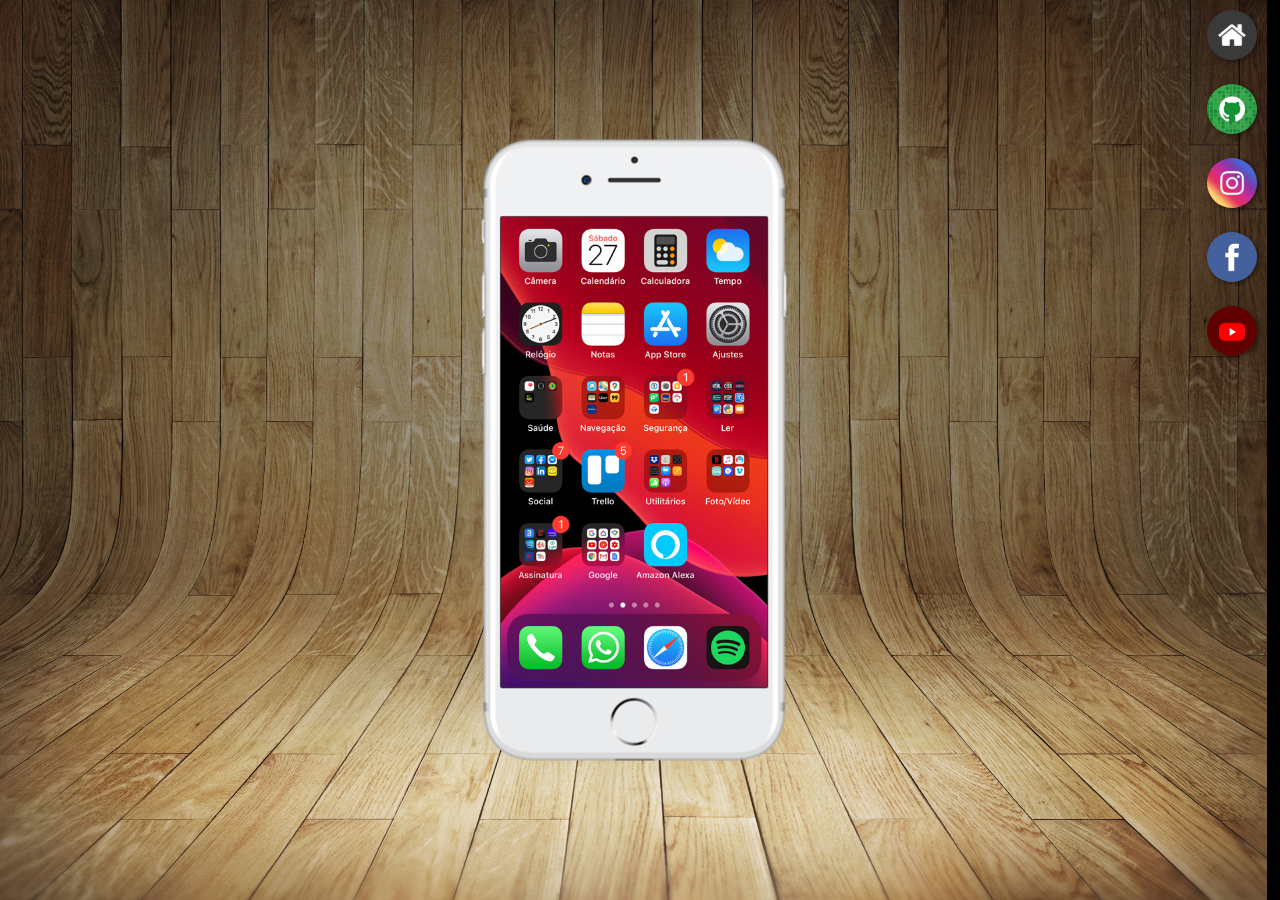
<file: index.html>
<!DOCTYPE html>
<html lang="pt-br">
<head>
    <meta charset="UTF-8">
    <meta http-equiv="X-UA-Compatible" content="IE=edge">
    <meta name="viewport" content="width=device-width, initial-scale=1.0">
    <link rel="shortcut icon" href="favicon.ico" type="image/x-icon">
    <link rel="stylesheet" href="estilos/style.css">
    <title>Projeto Redes Sociais</title>
</head>
<body>
    <main>
        <section id="telefone">
            <iframe src="home.html" name="tela" id="tela" frameborder="0"> Seu navegador não é compativel com isso.</iframe>
        </section>
        <section id="redes-sociais">
            <a href="home.html" target="tela"><img src="imagens/logo-home.jpg" alt="Home"></a><br>
            <a href="github.html" target="tela"><img src="imagens/logo-github.jpg" alt="GitHub"></a><br>
            <a href="instagram.html" target="tela"><img src="imagens/logo-instagram.jpg" alt="Instagram"></a><br>
            <a href="facebook.html" target="tela"><img src="imagens/logo-facebook.jpg" alt="Facebook"></a><br>
            <a href="youtube.html" target="tela"><img src="imagens/logo-youtube.jpg" alt="YouTube"></a>
        </section>
    </main>
</body>
</html>
</file>
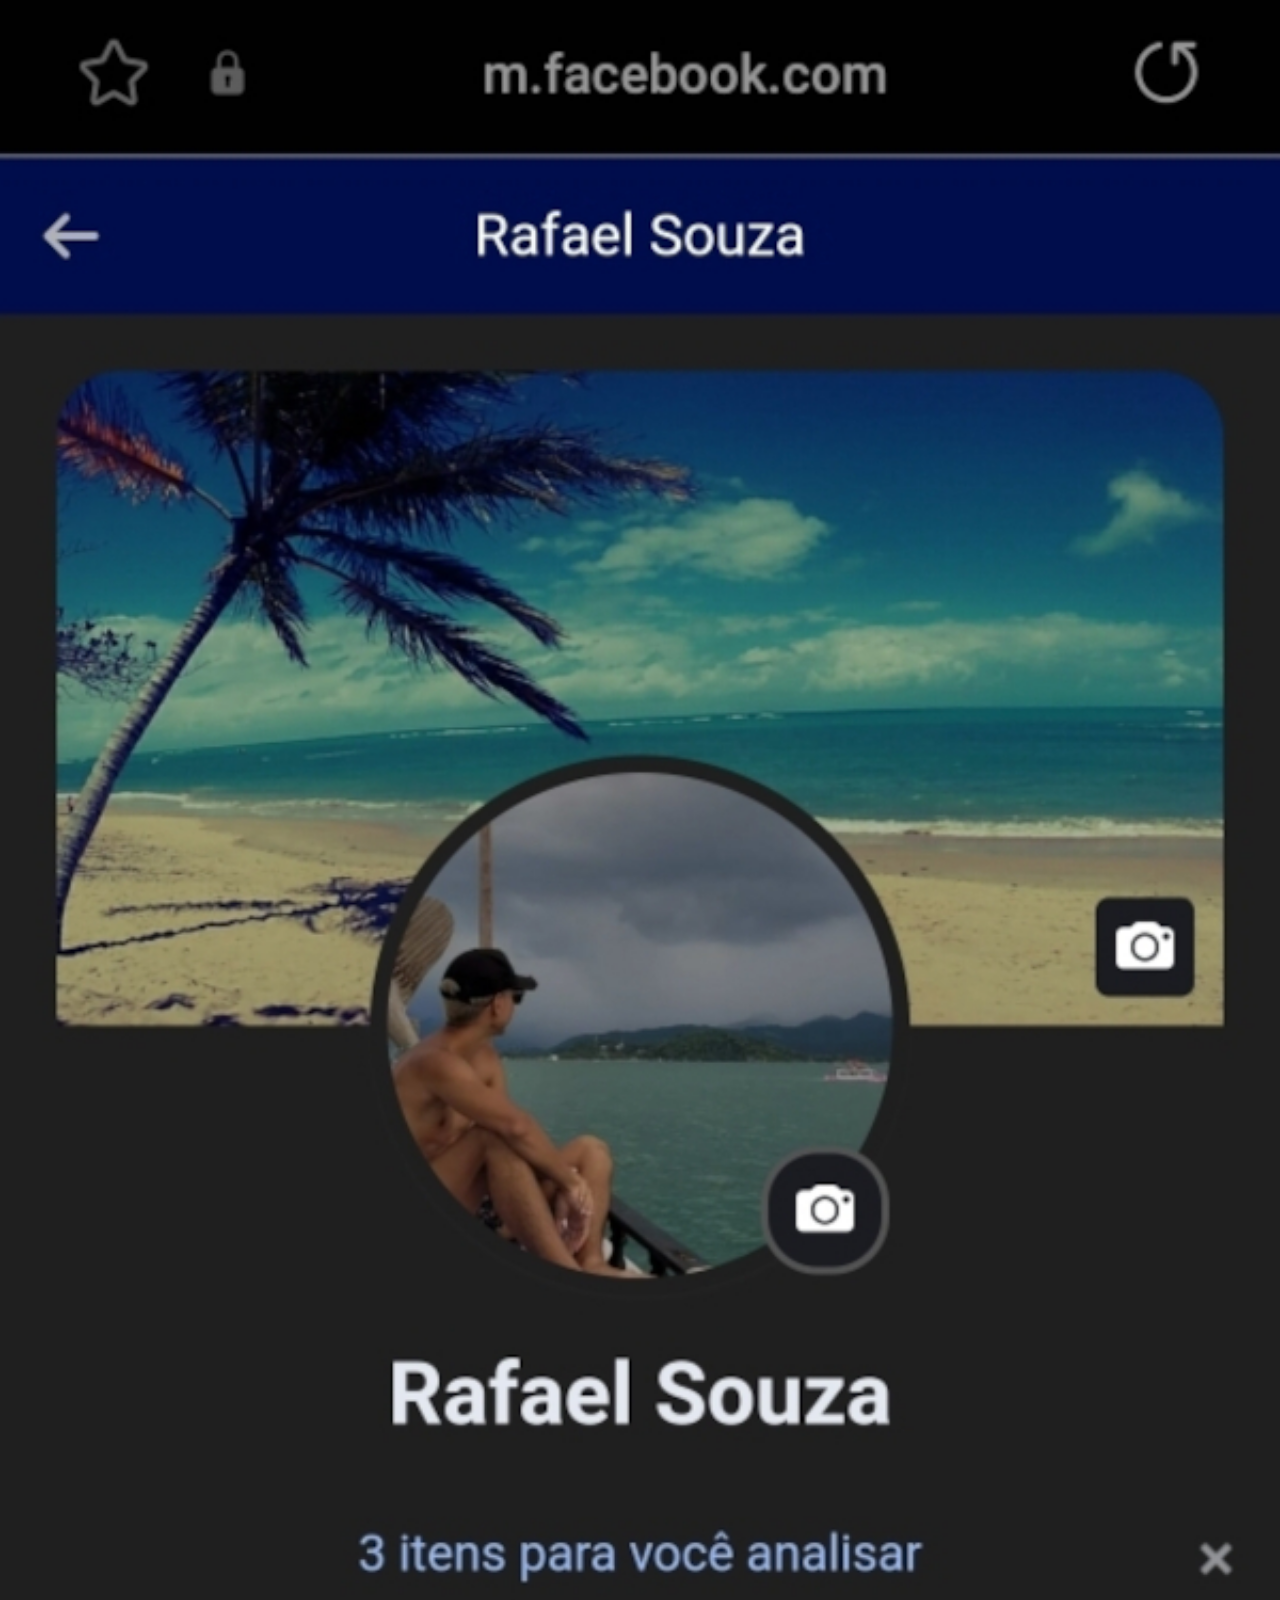
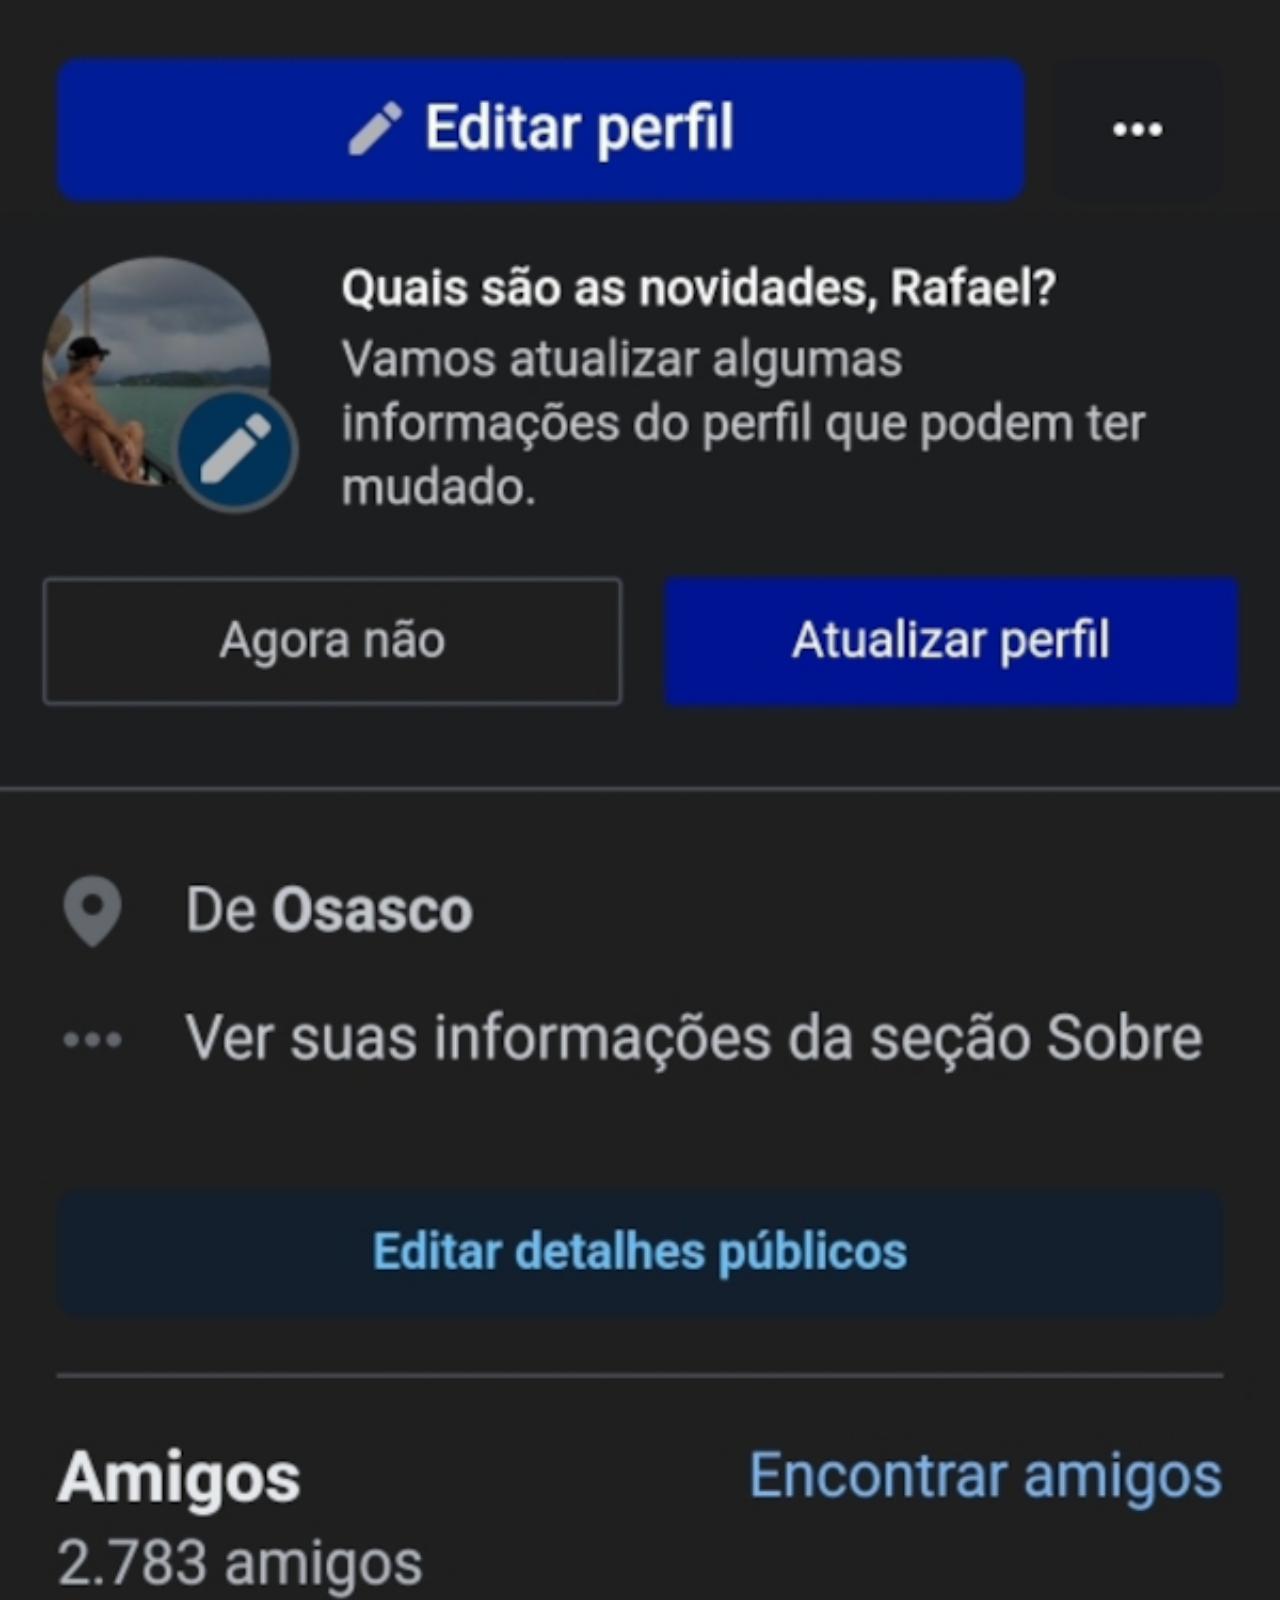
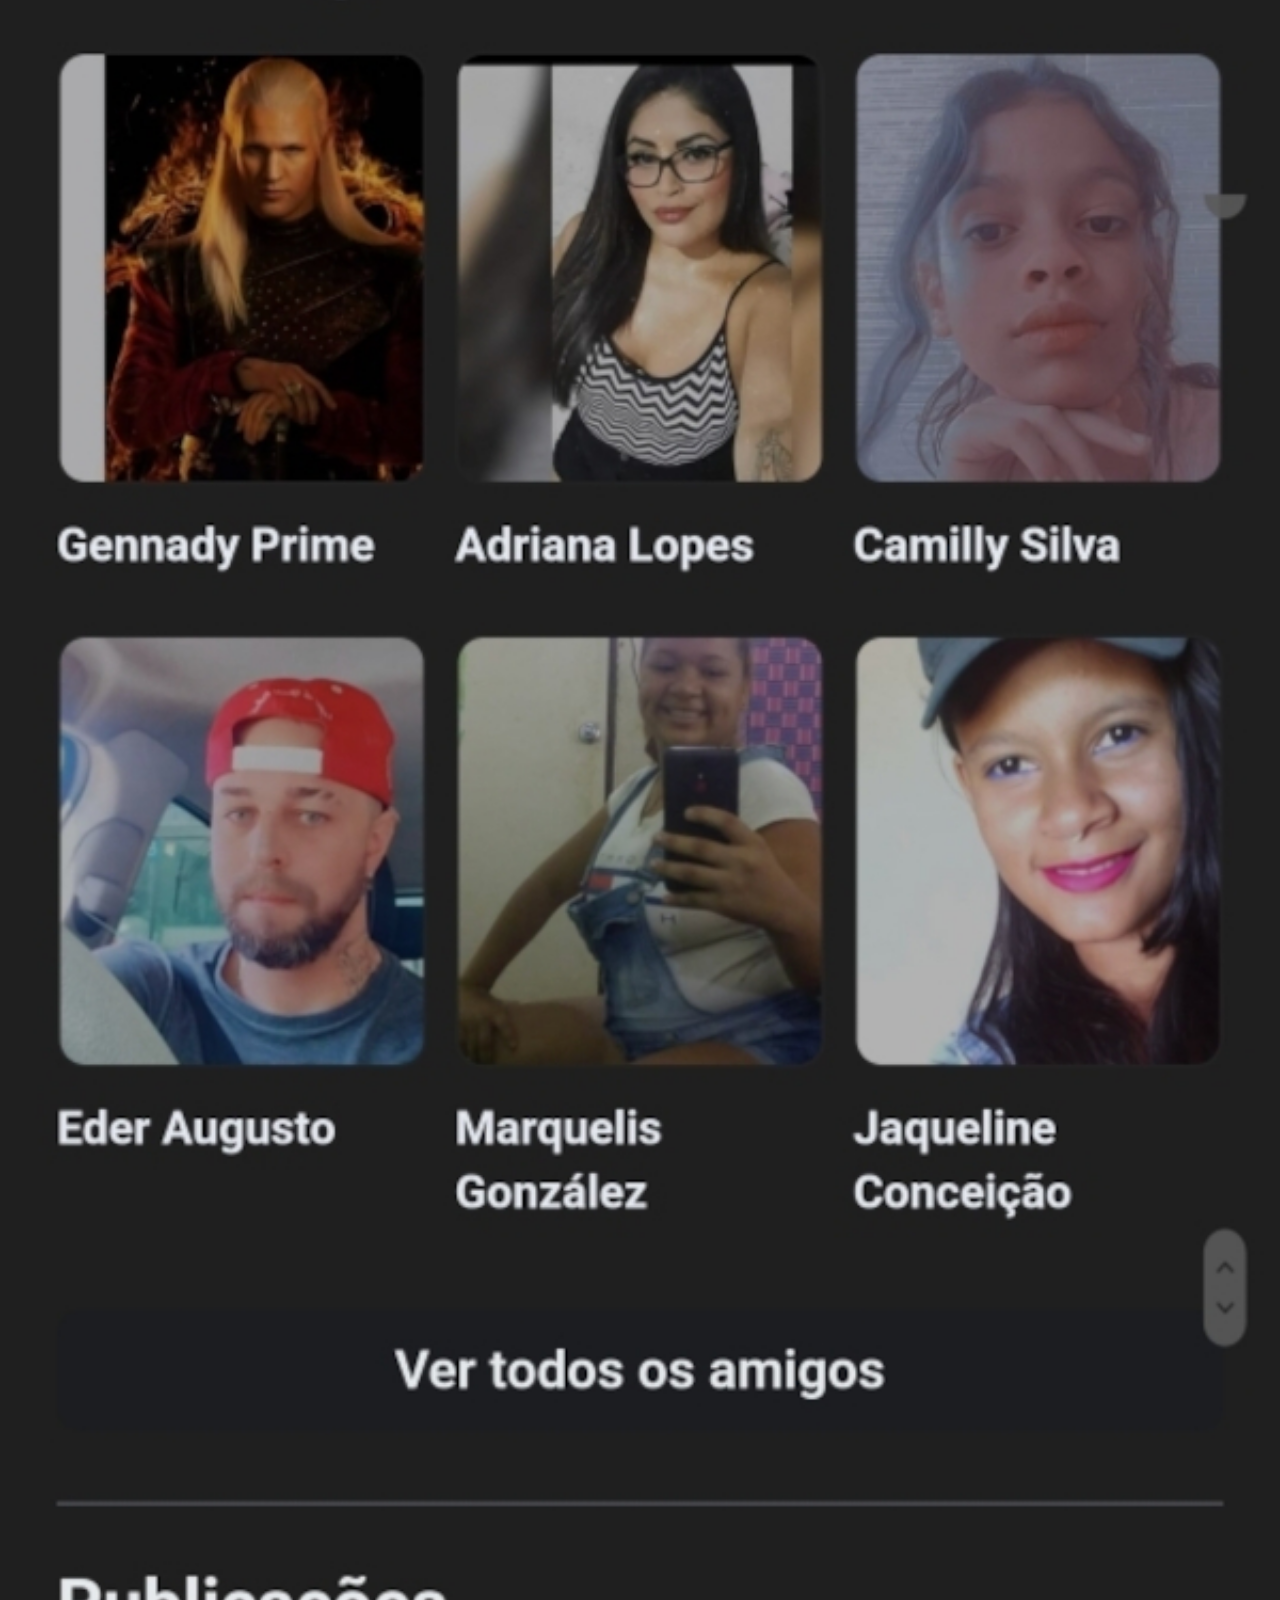
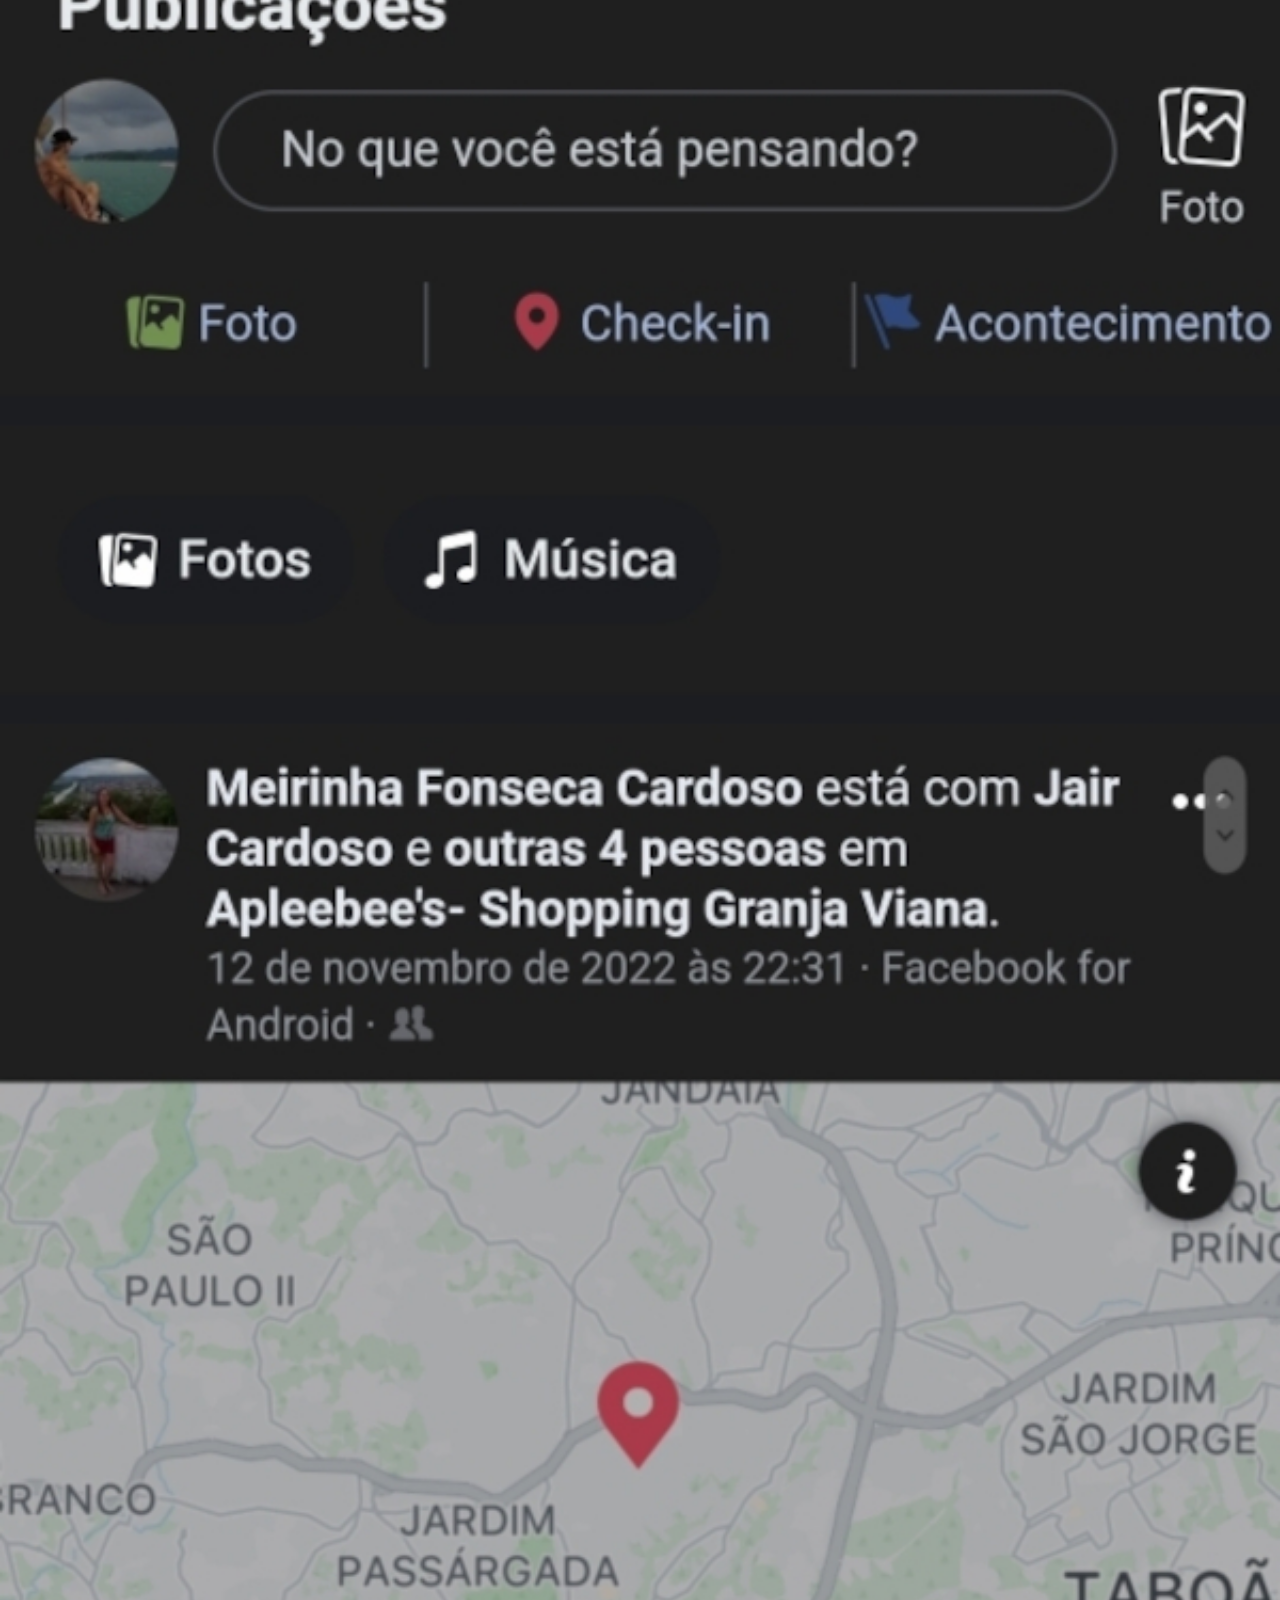
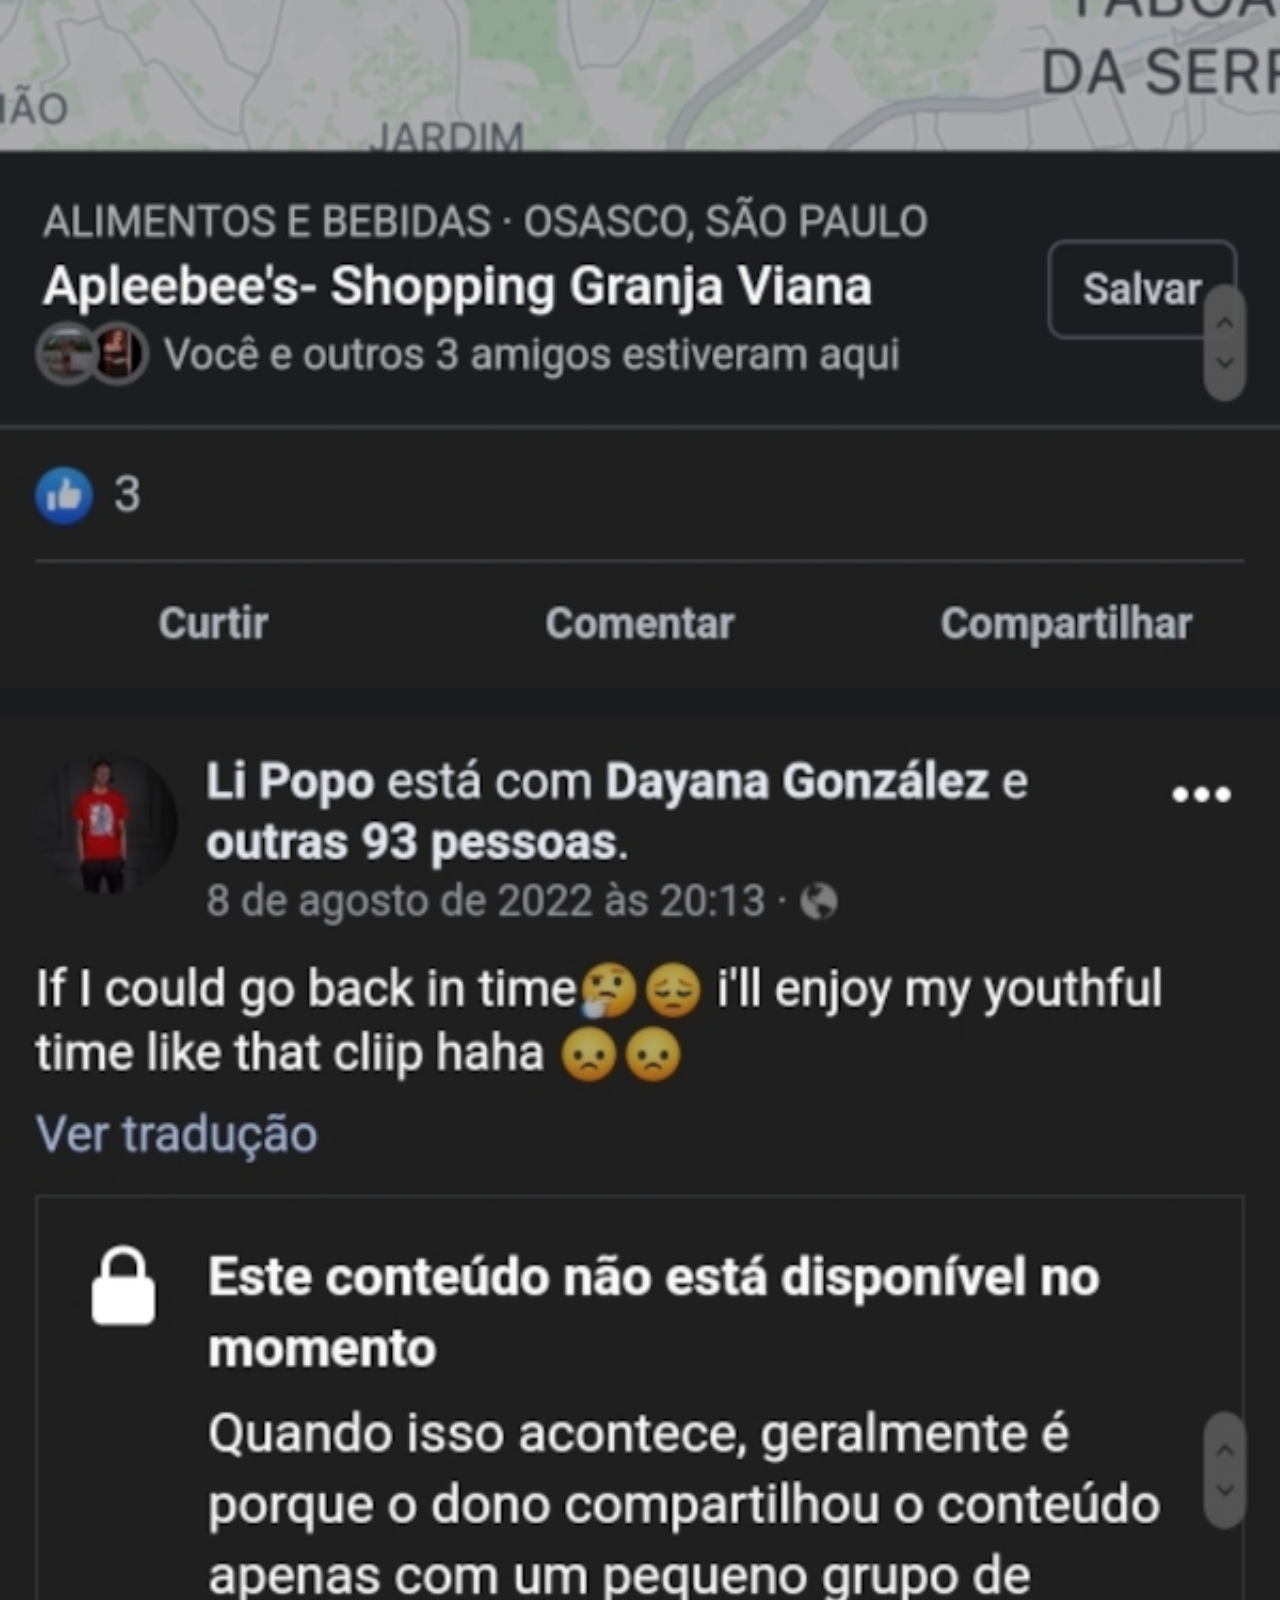
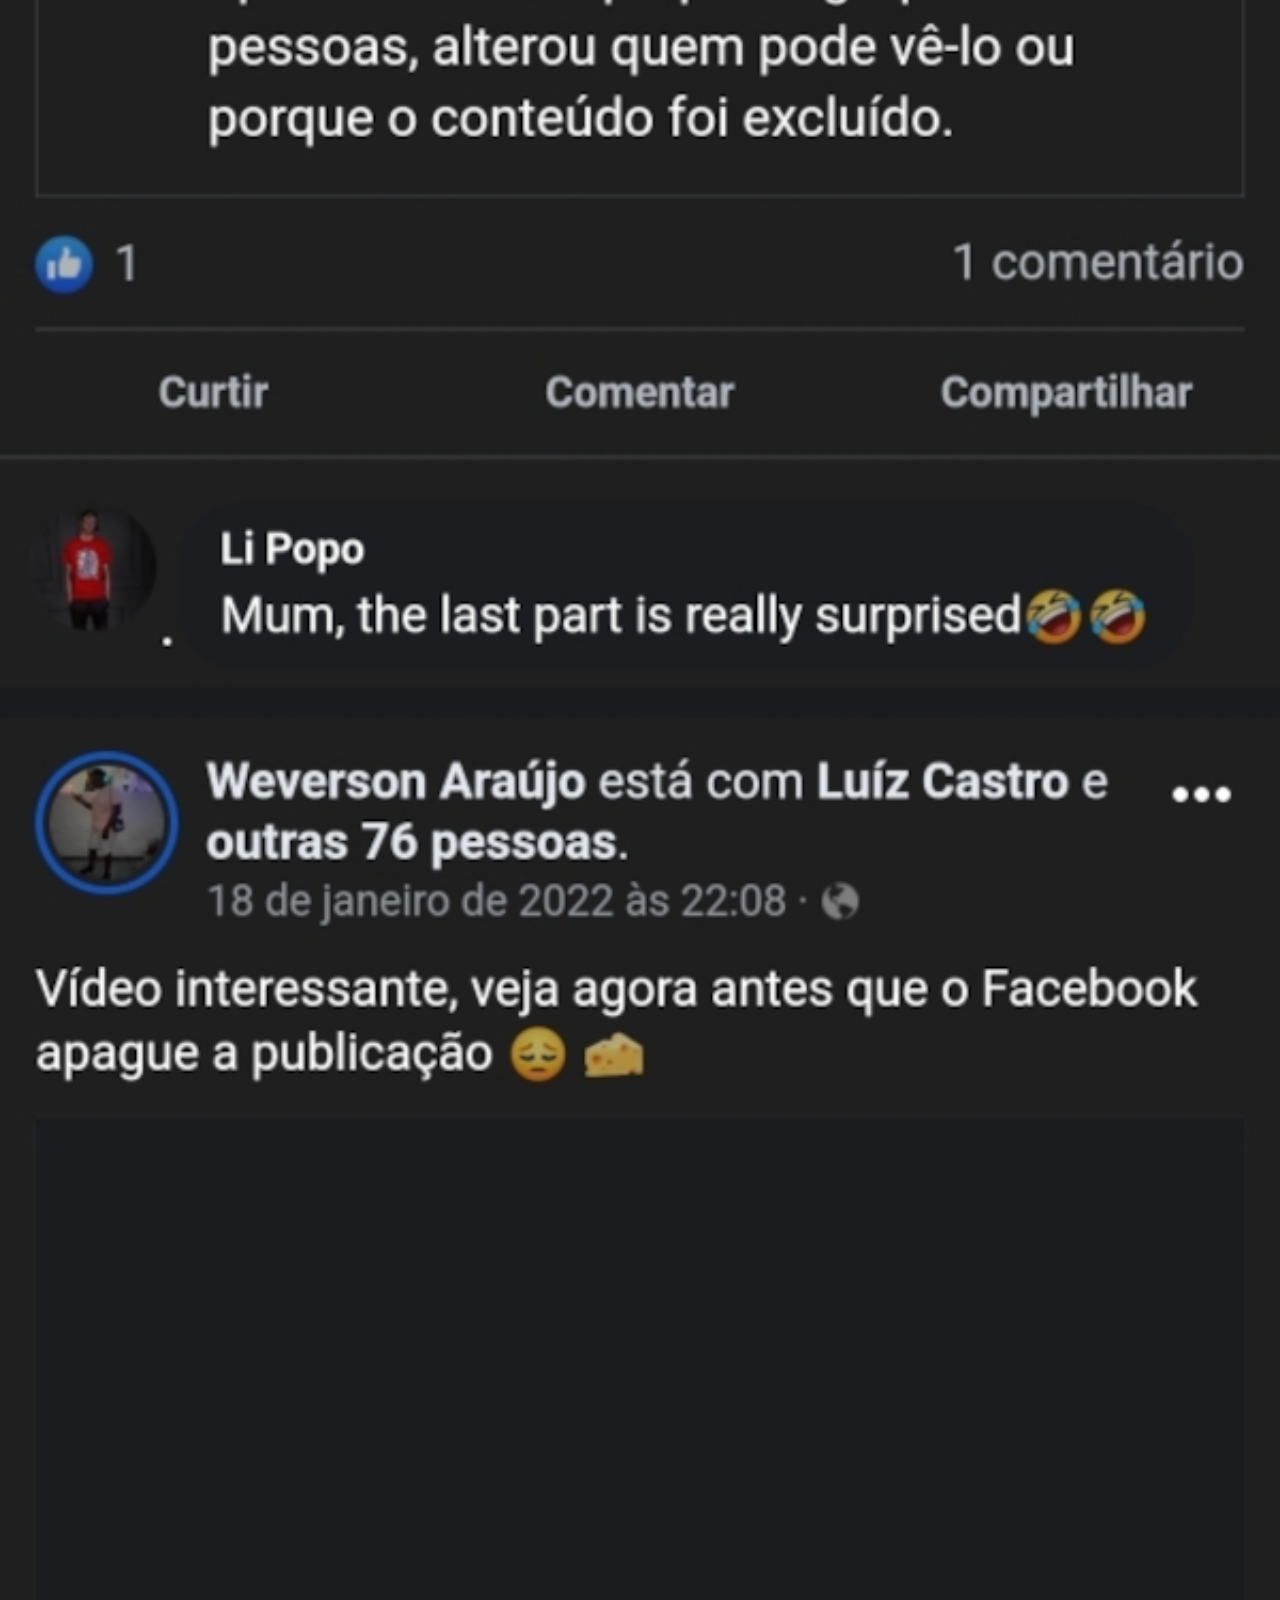
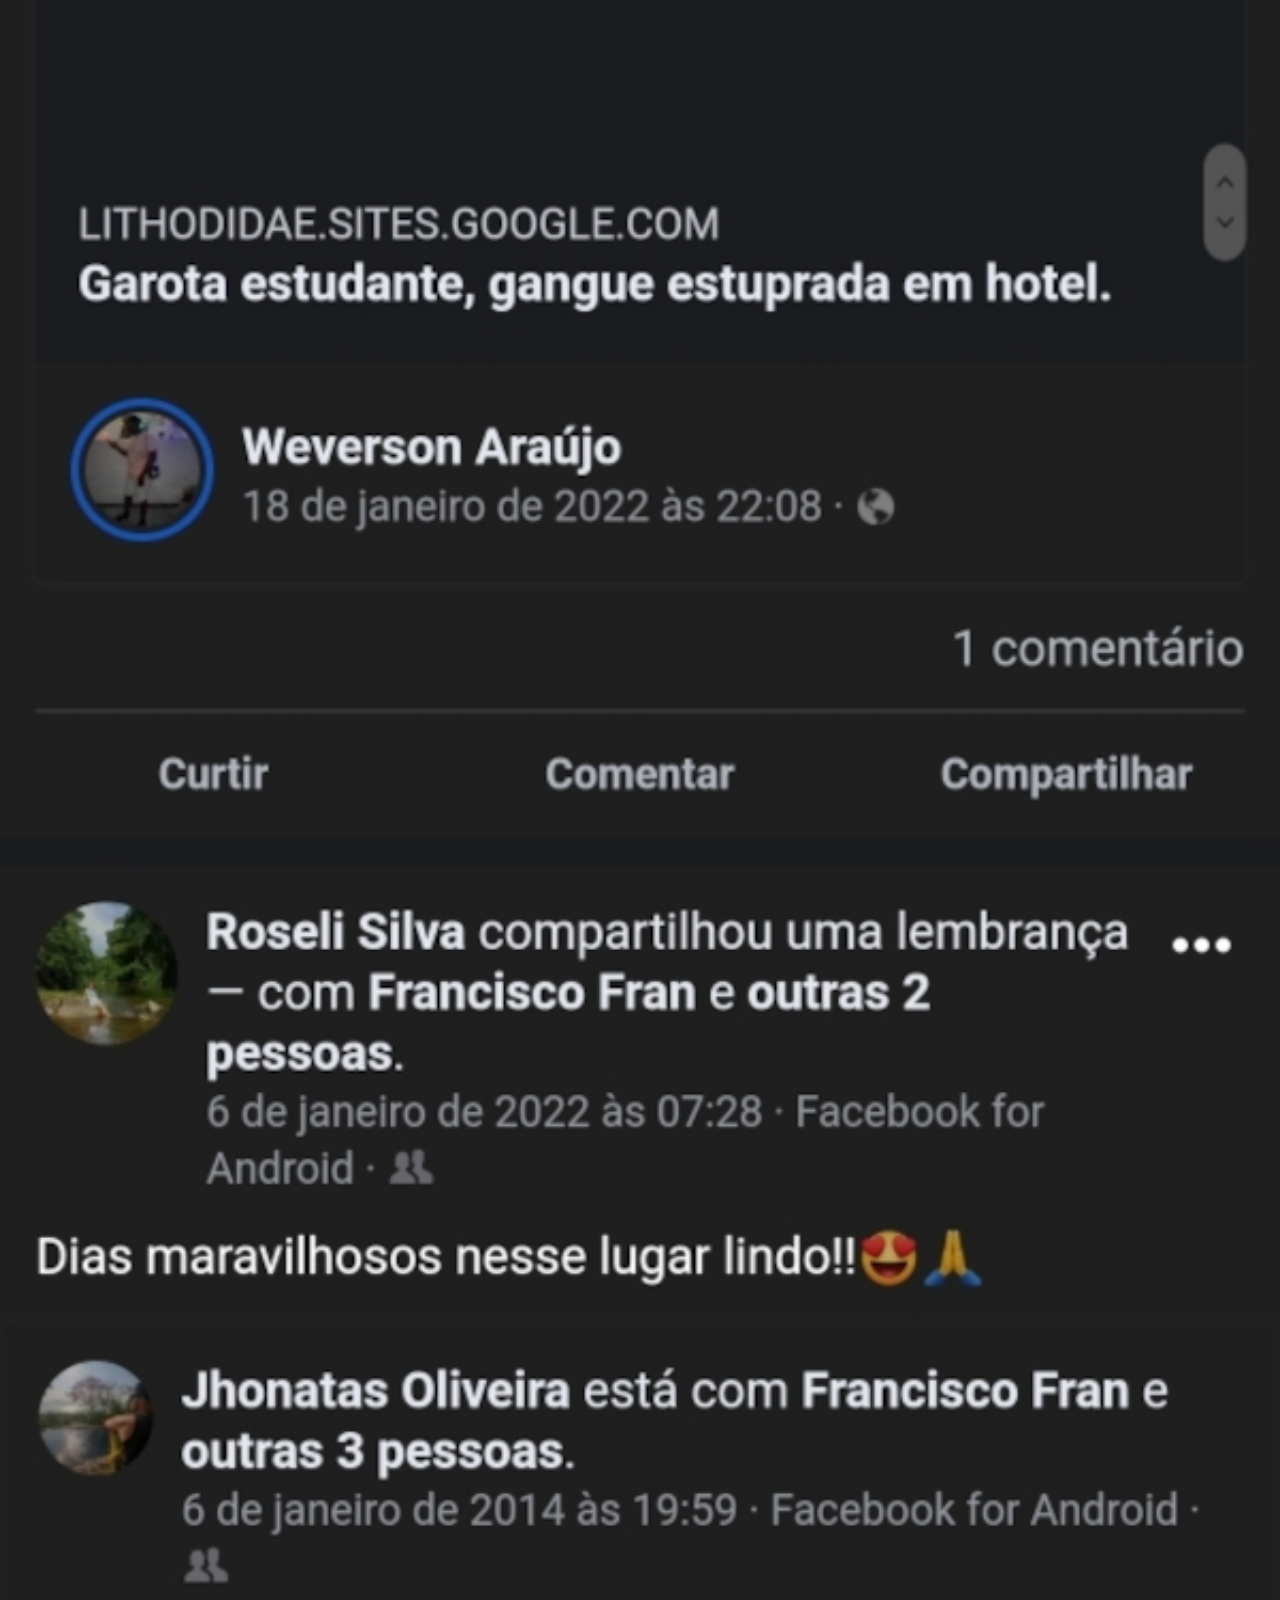
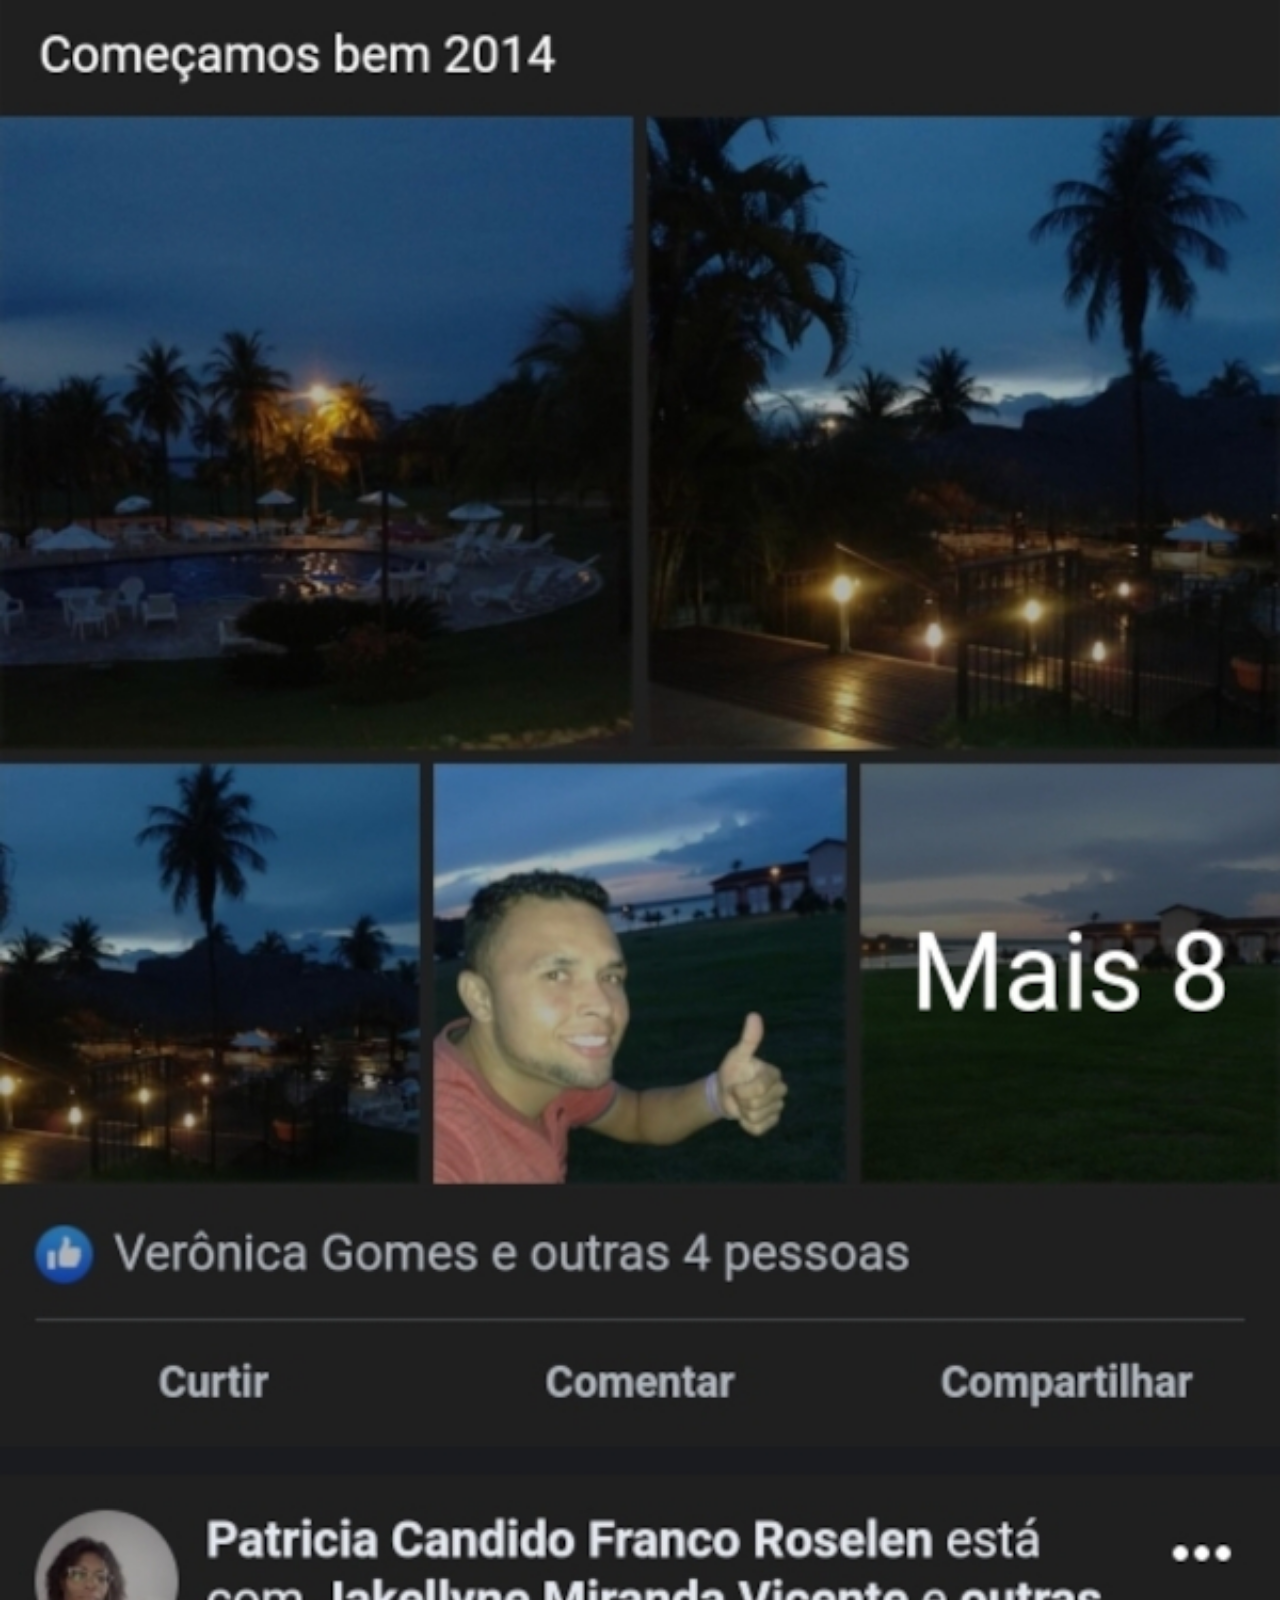
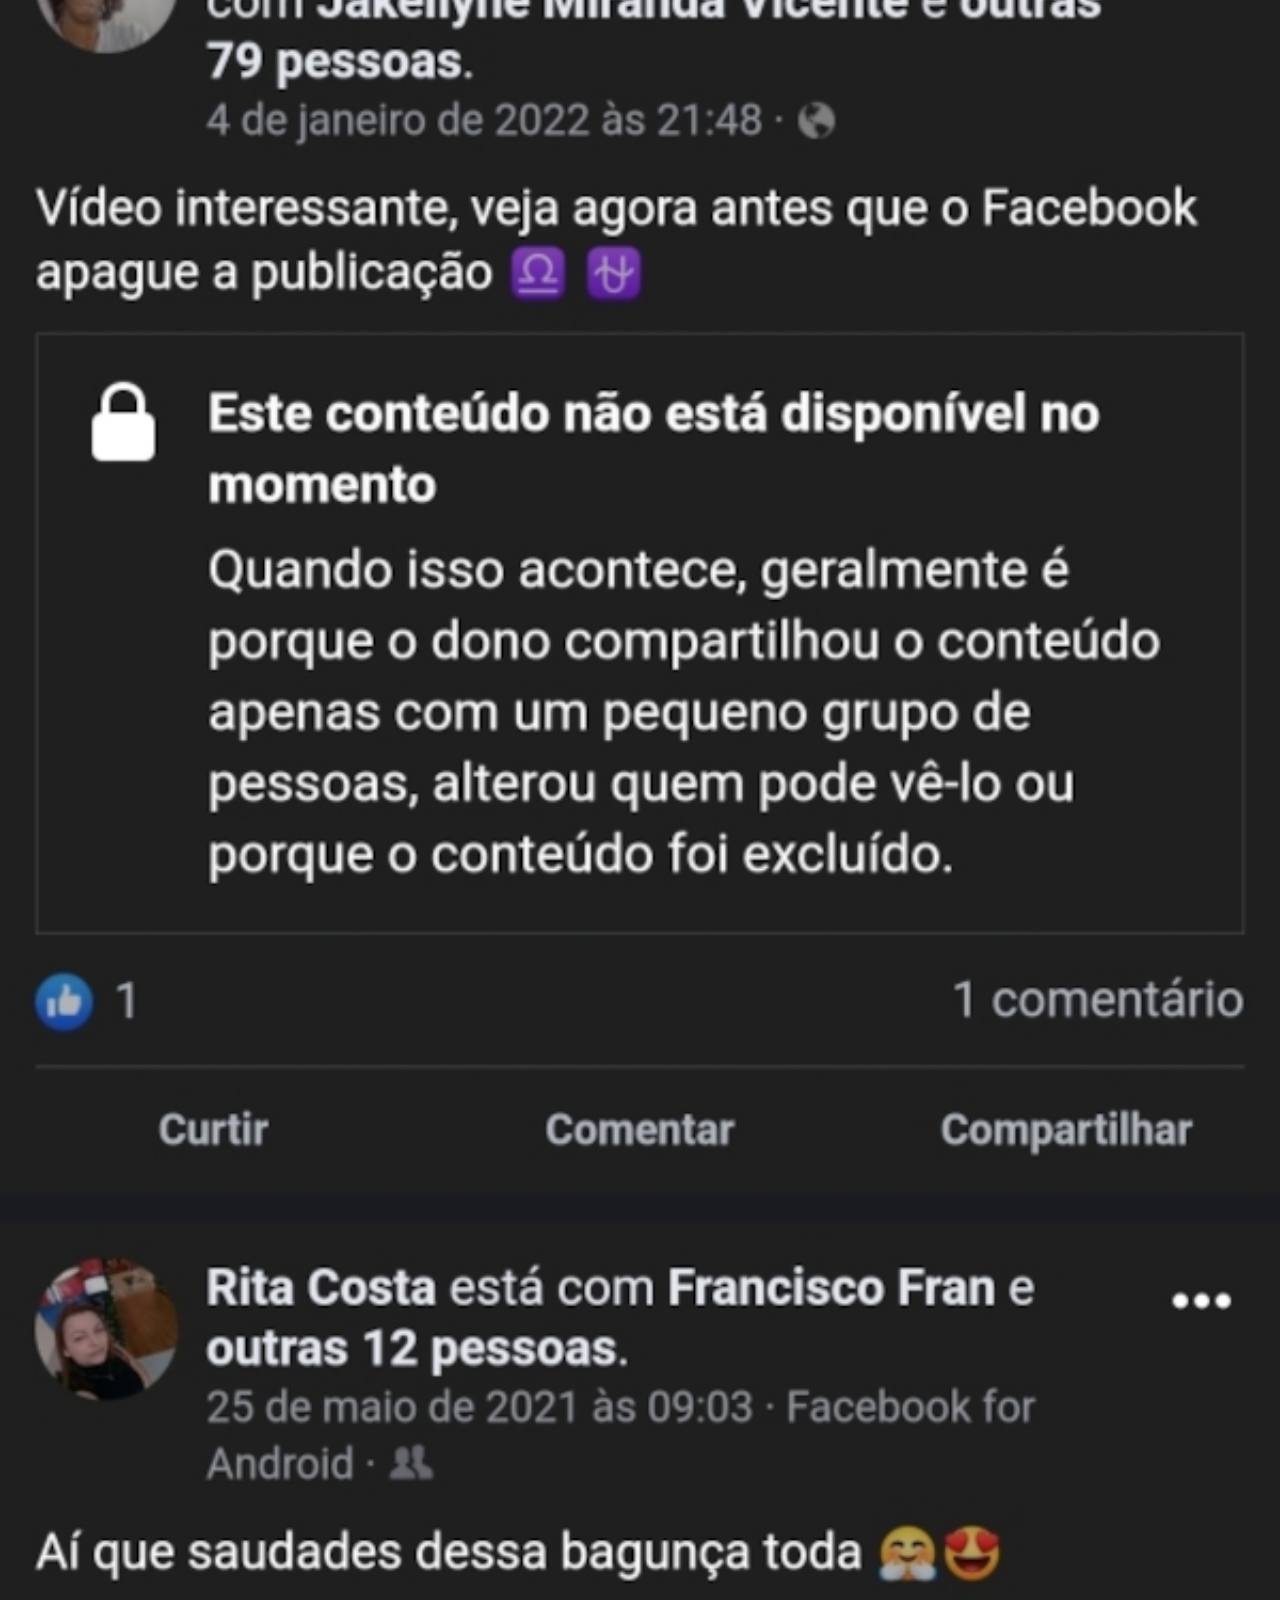
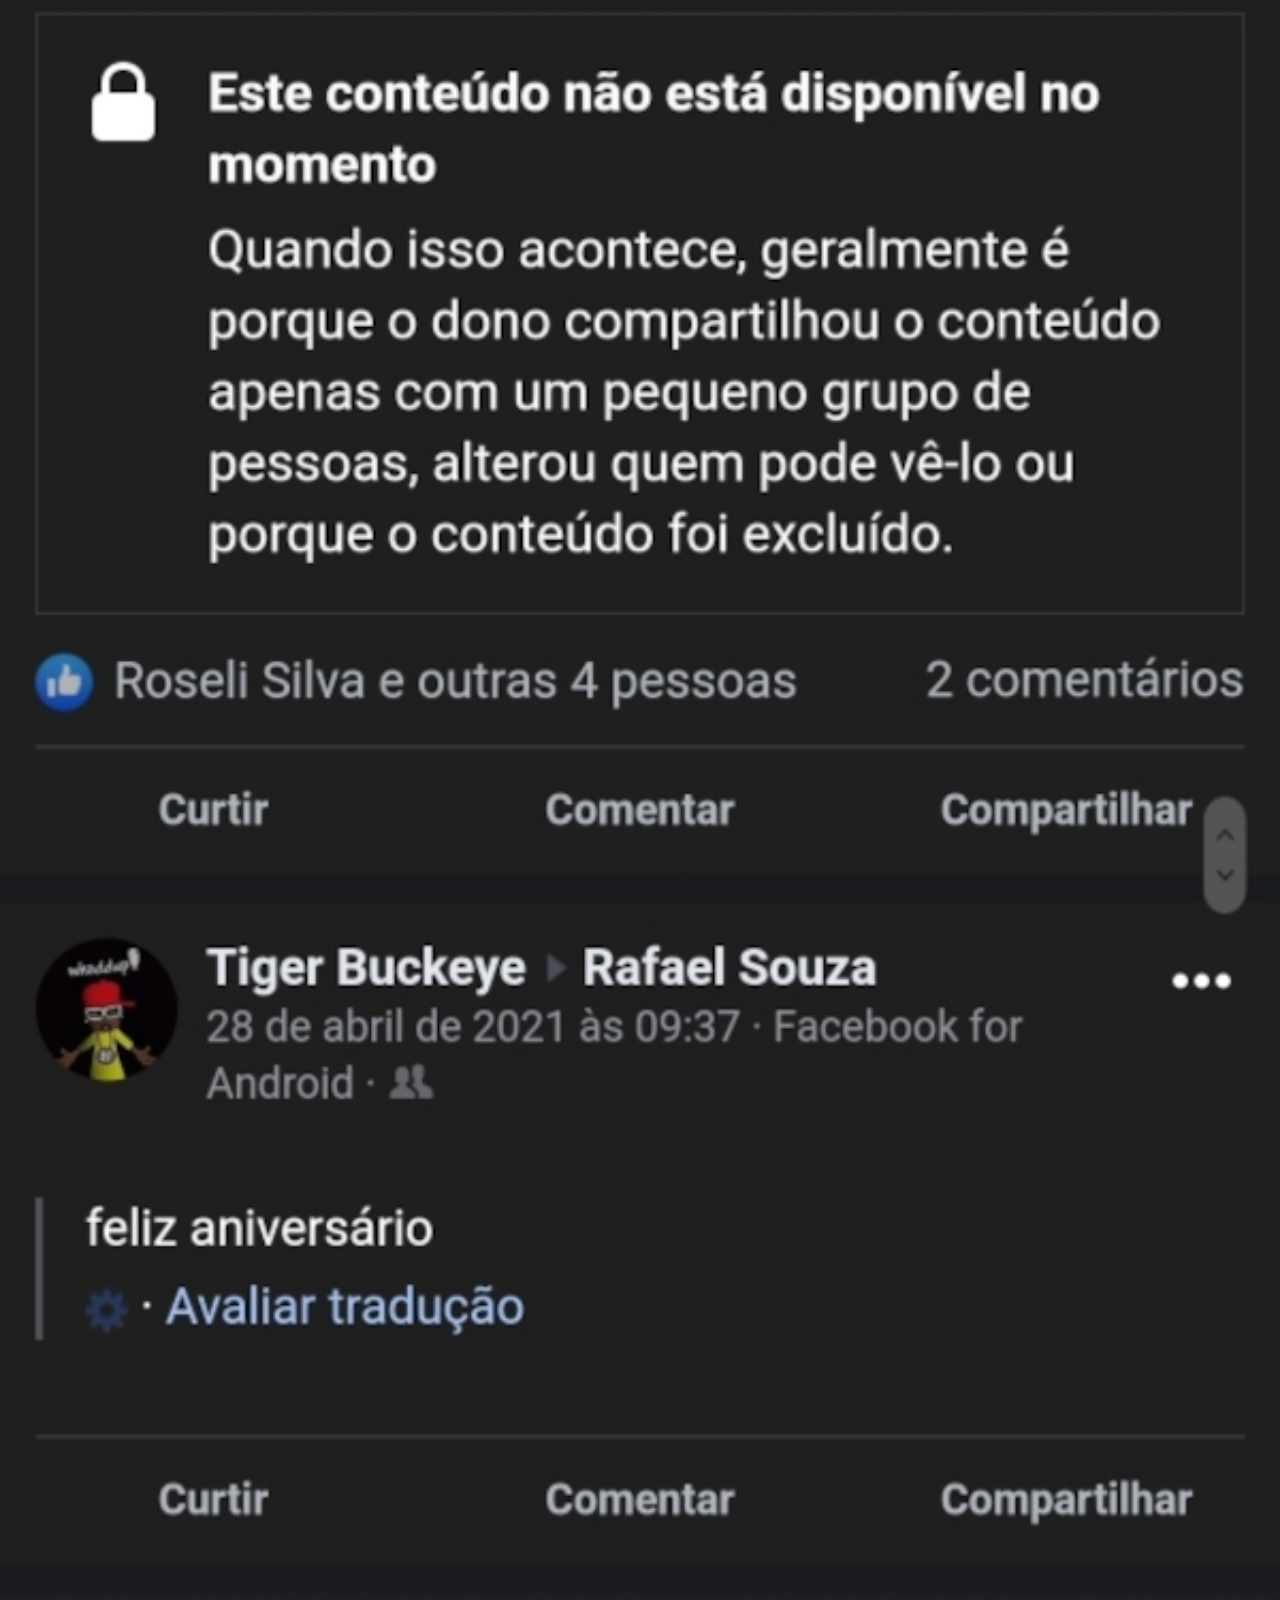
<file: facebook.html>
<!DOCTYPE html>
<html lang="pt-br">
<head>
    <meta charset="UTF-8">
    <meta http-equiv="X-UA-Compatible" content="IE=edge">
    <meta name="viewport" content="width=device-width, initial-scale=1.0">
    <title>Facebook</title>
    <link rel="stylesheet" href="estilos/social.css">
</head>
<body>
    <img src="imagens/tela-facebook.jpg" alt="Tela Facebook ">
    <a href="https://www.facebook.com/profile.php?id=100003333300857" target="_blank">ACESSE</a>
</body>
</html>
</file>
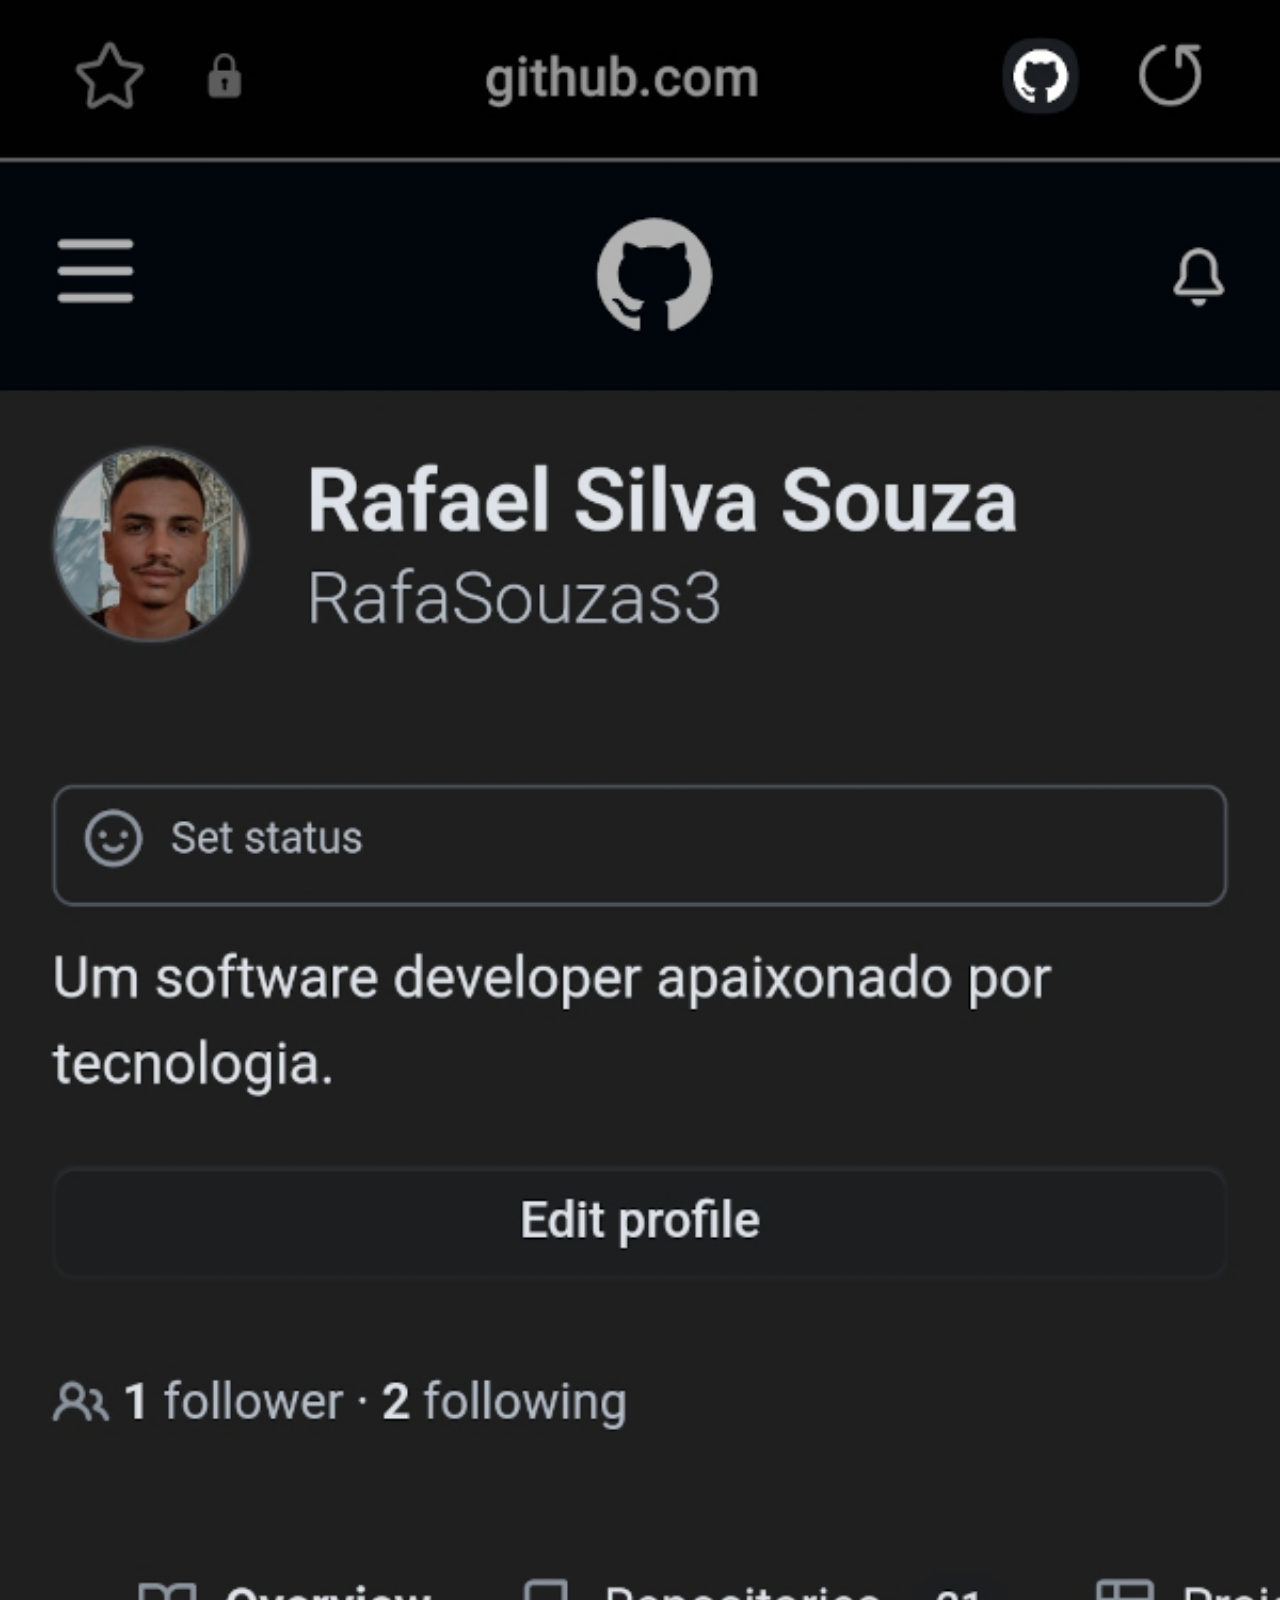
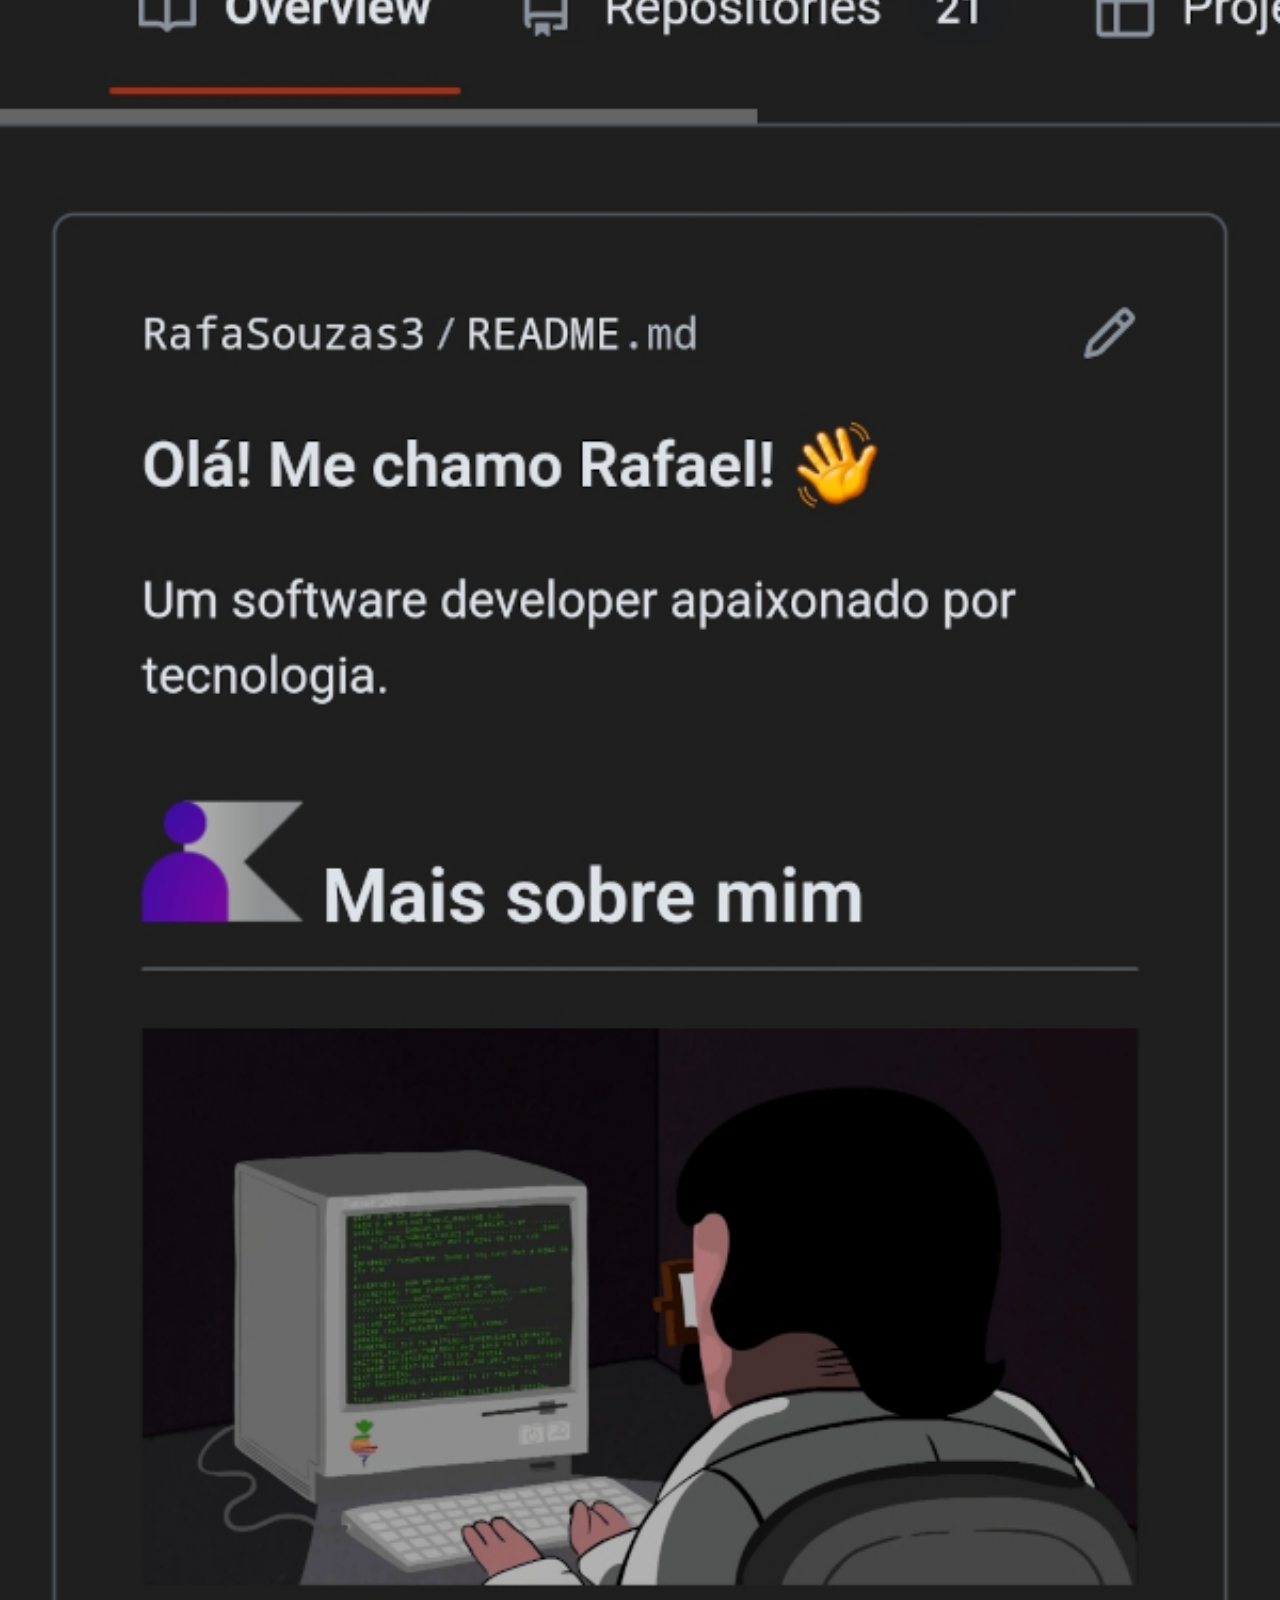
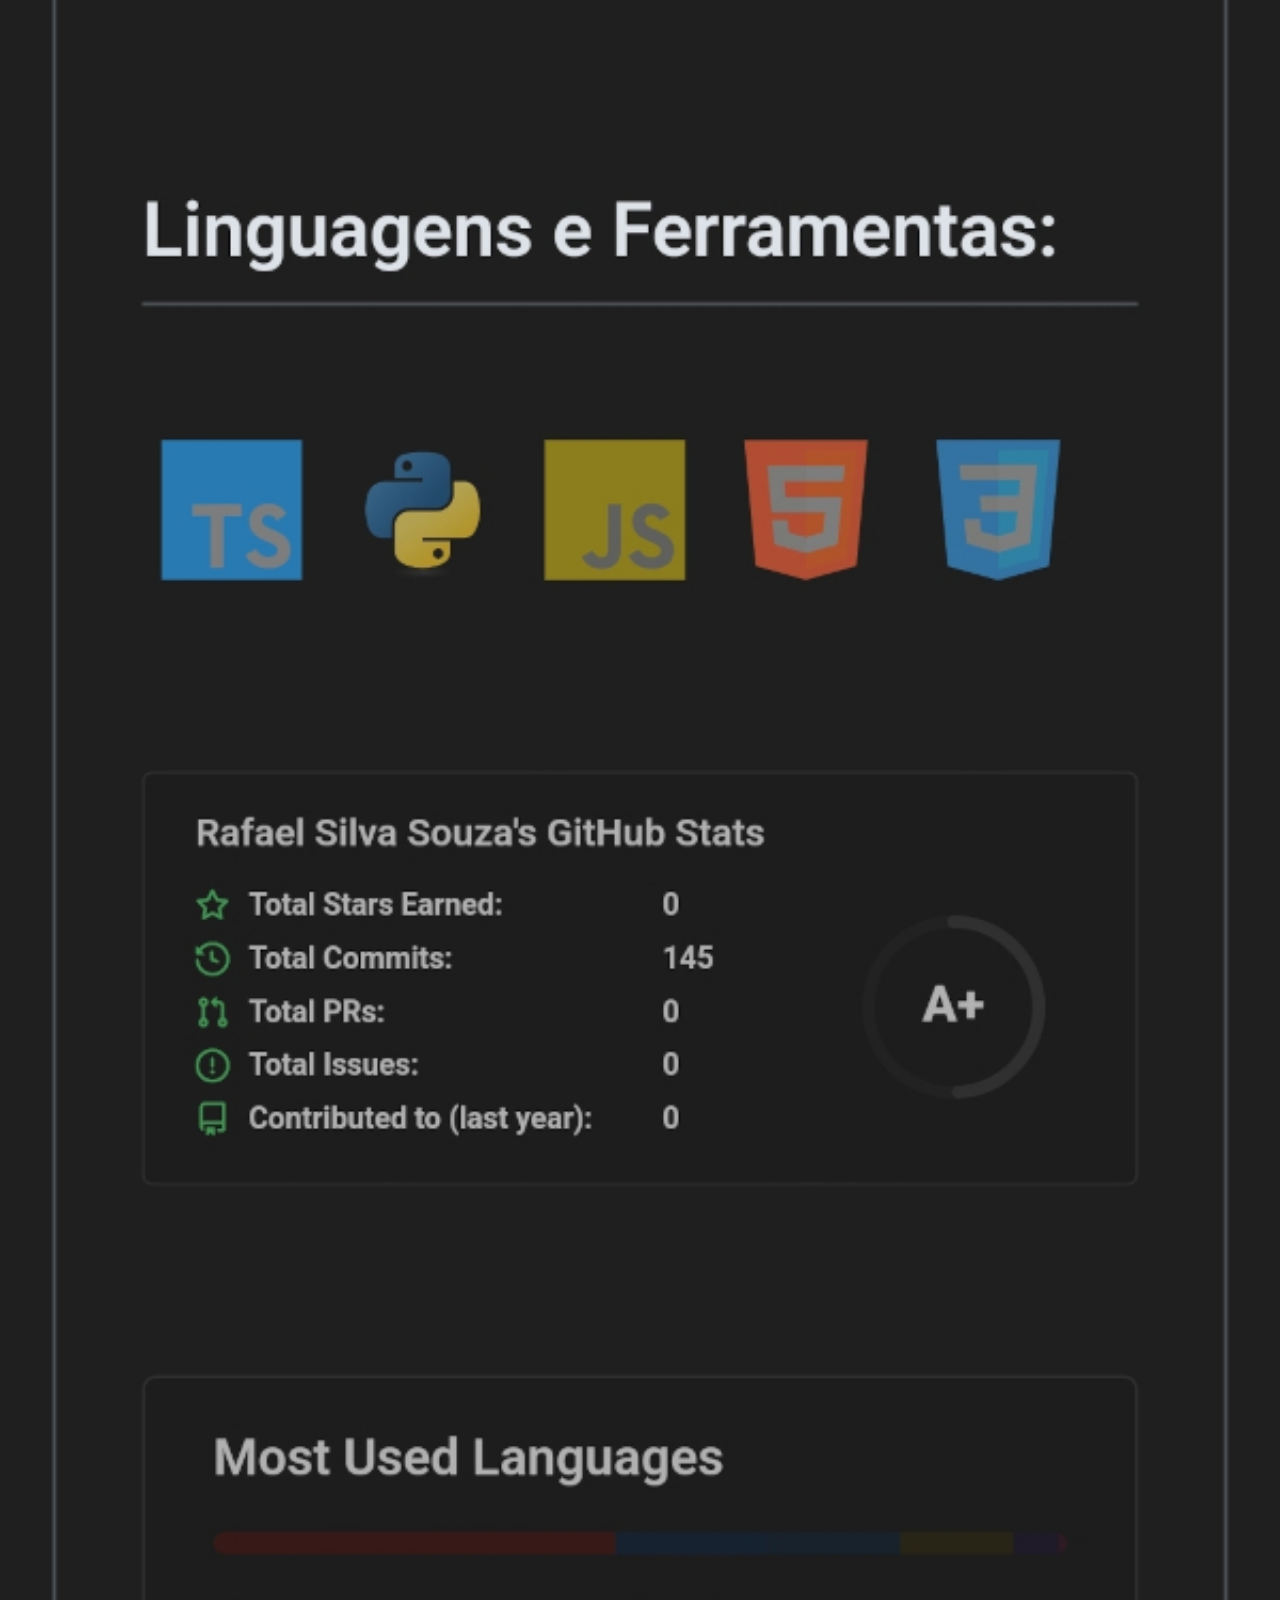
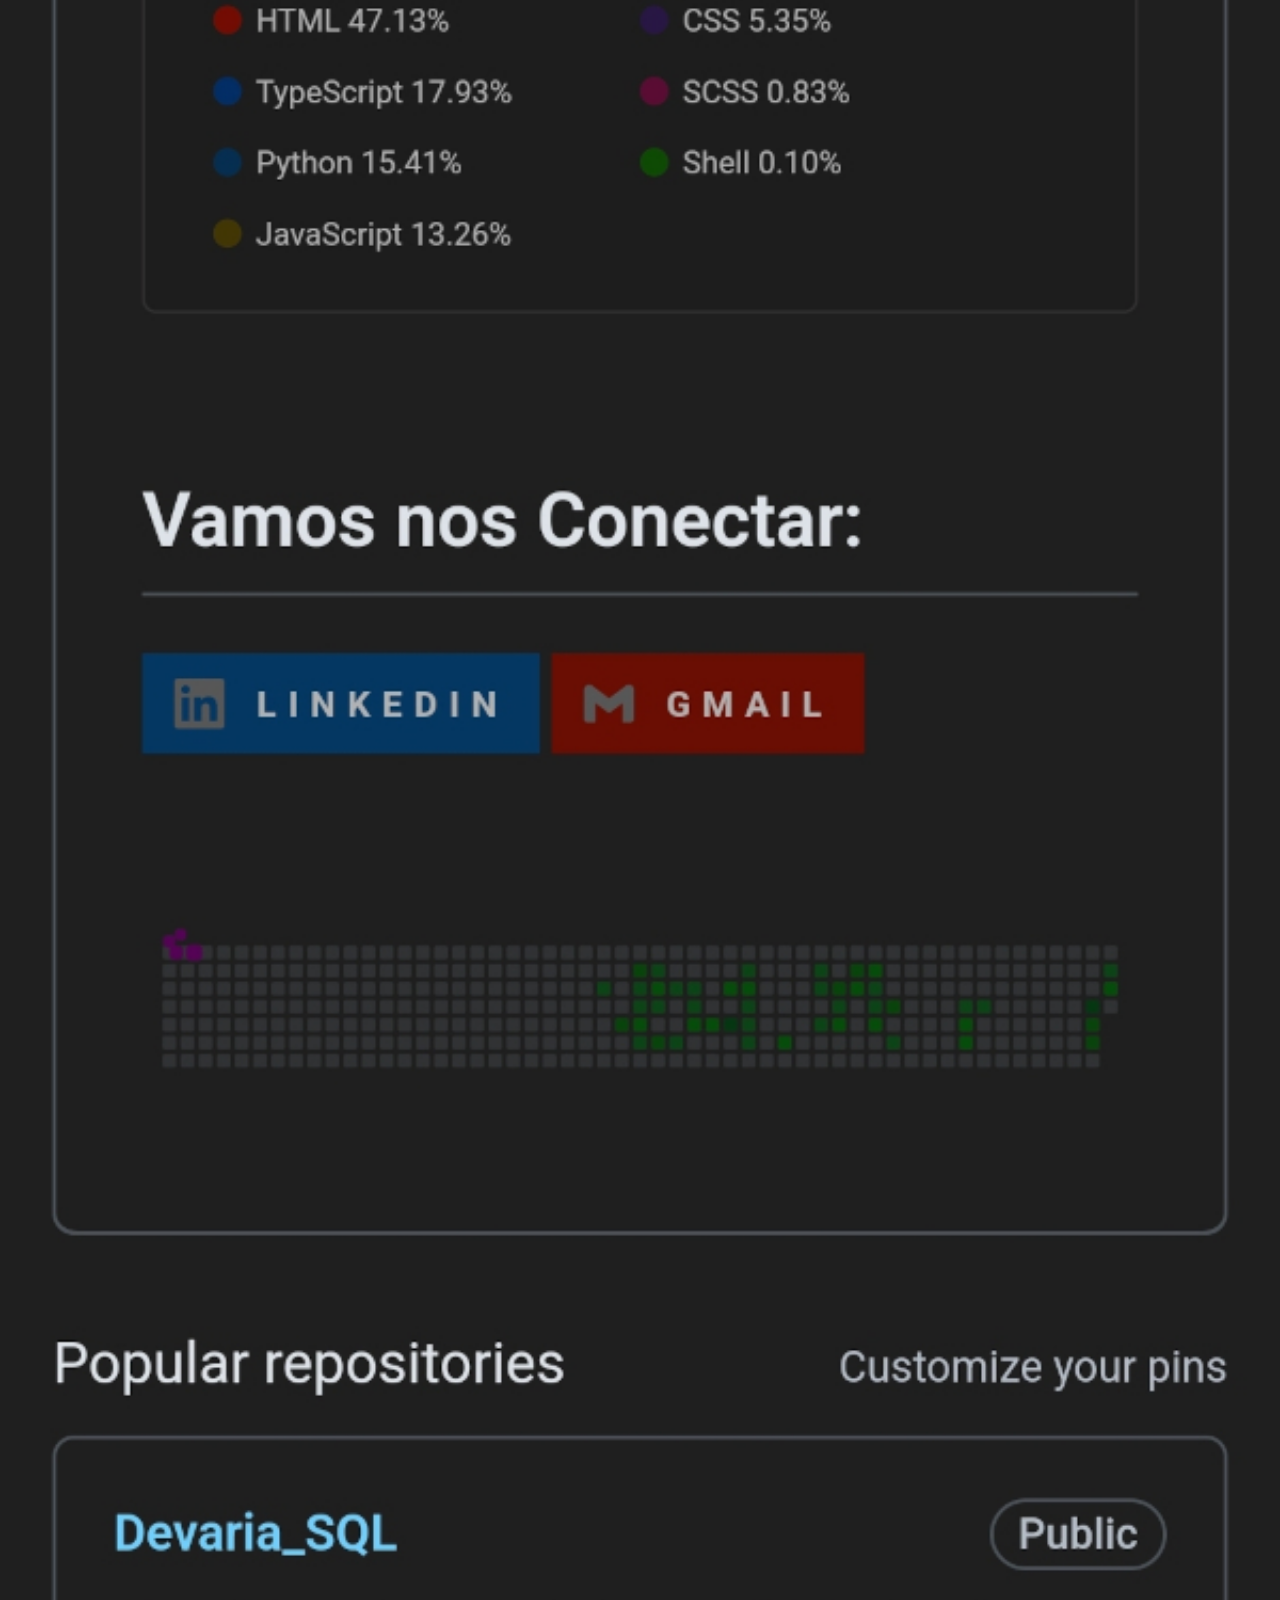
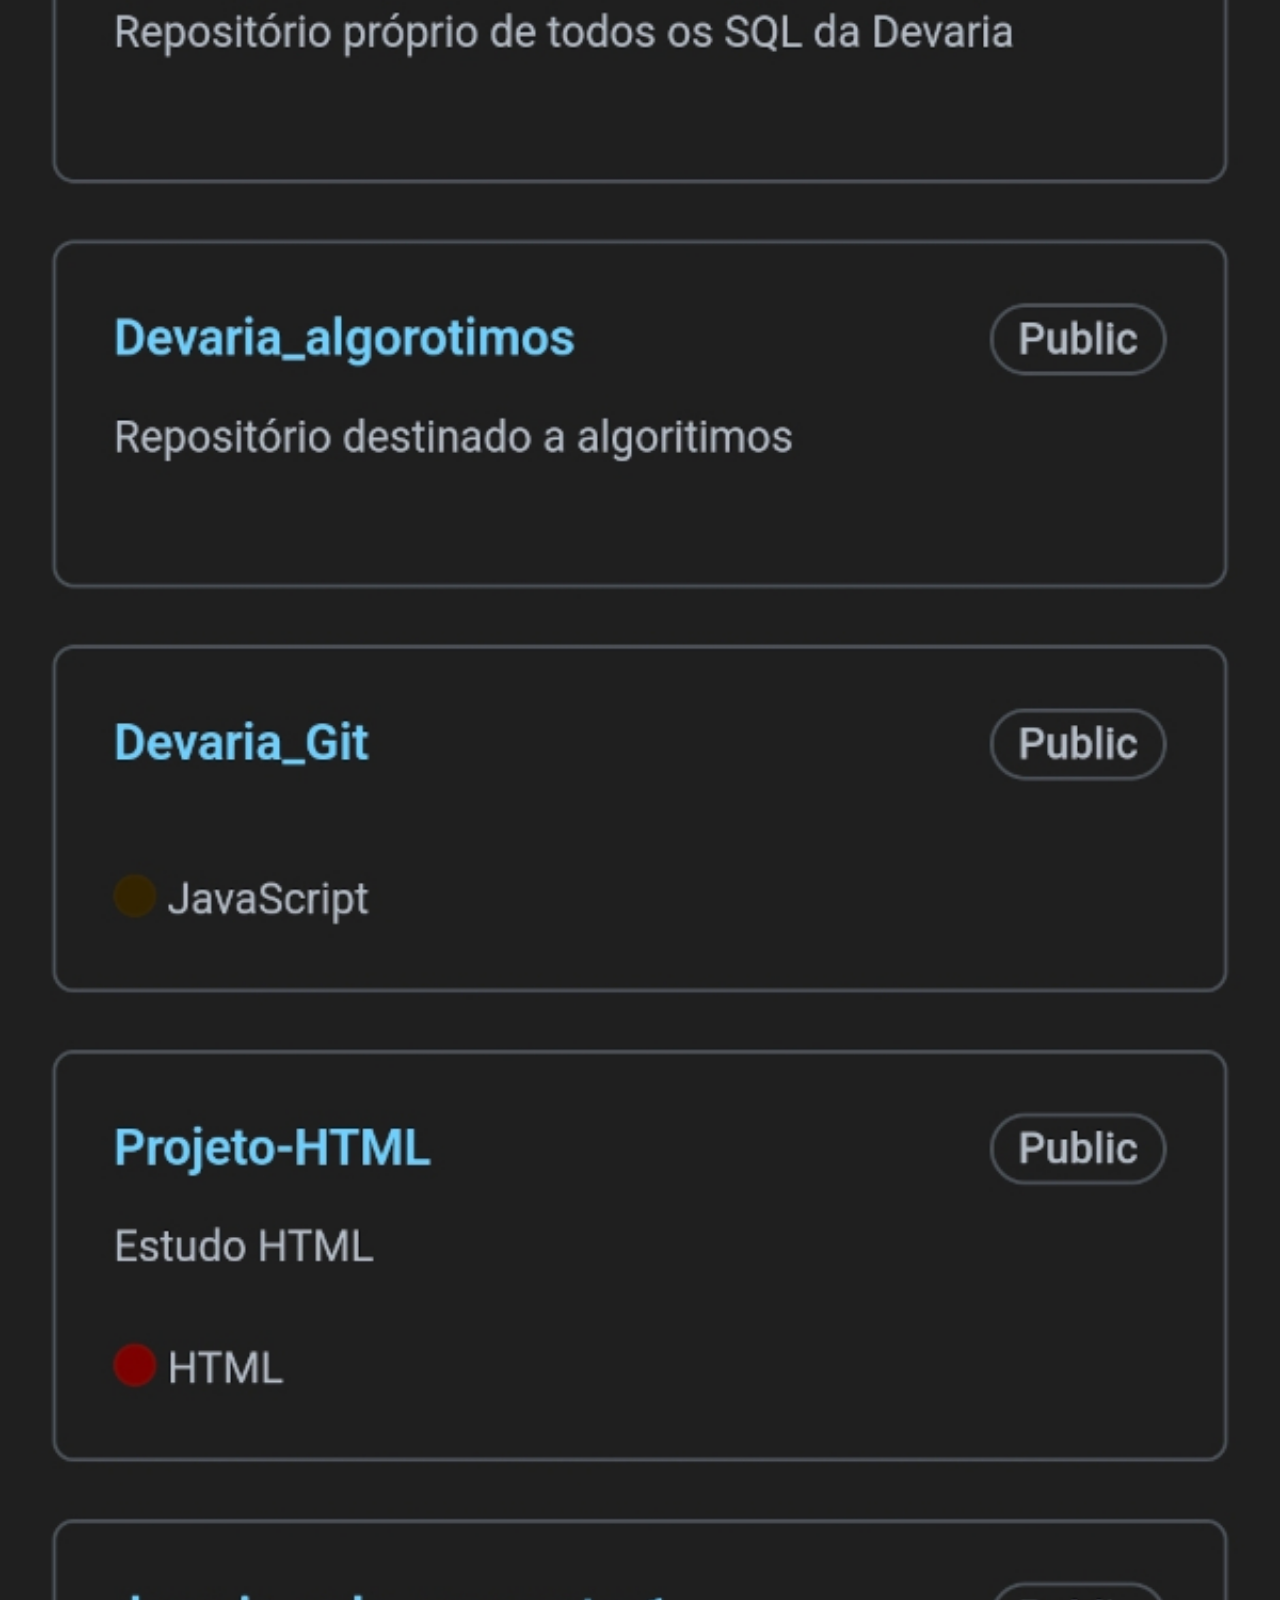
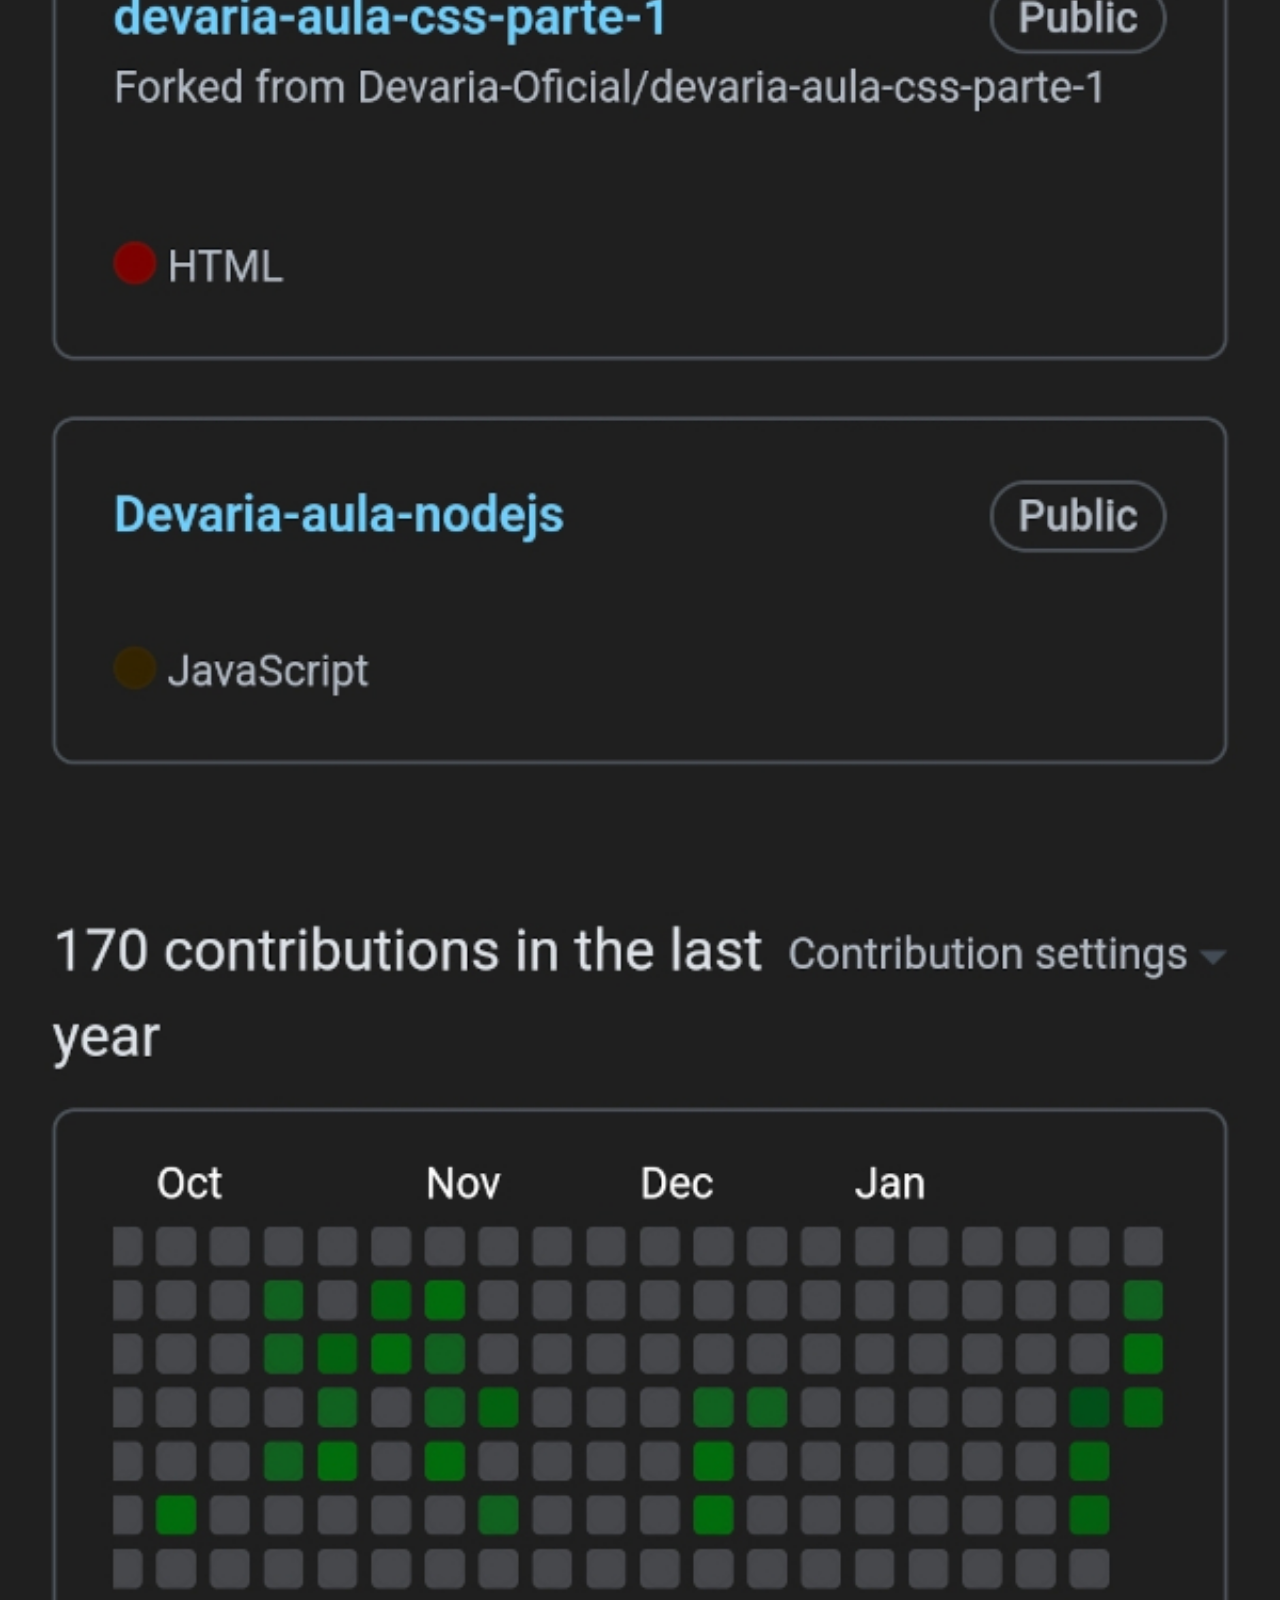
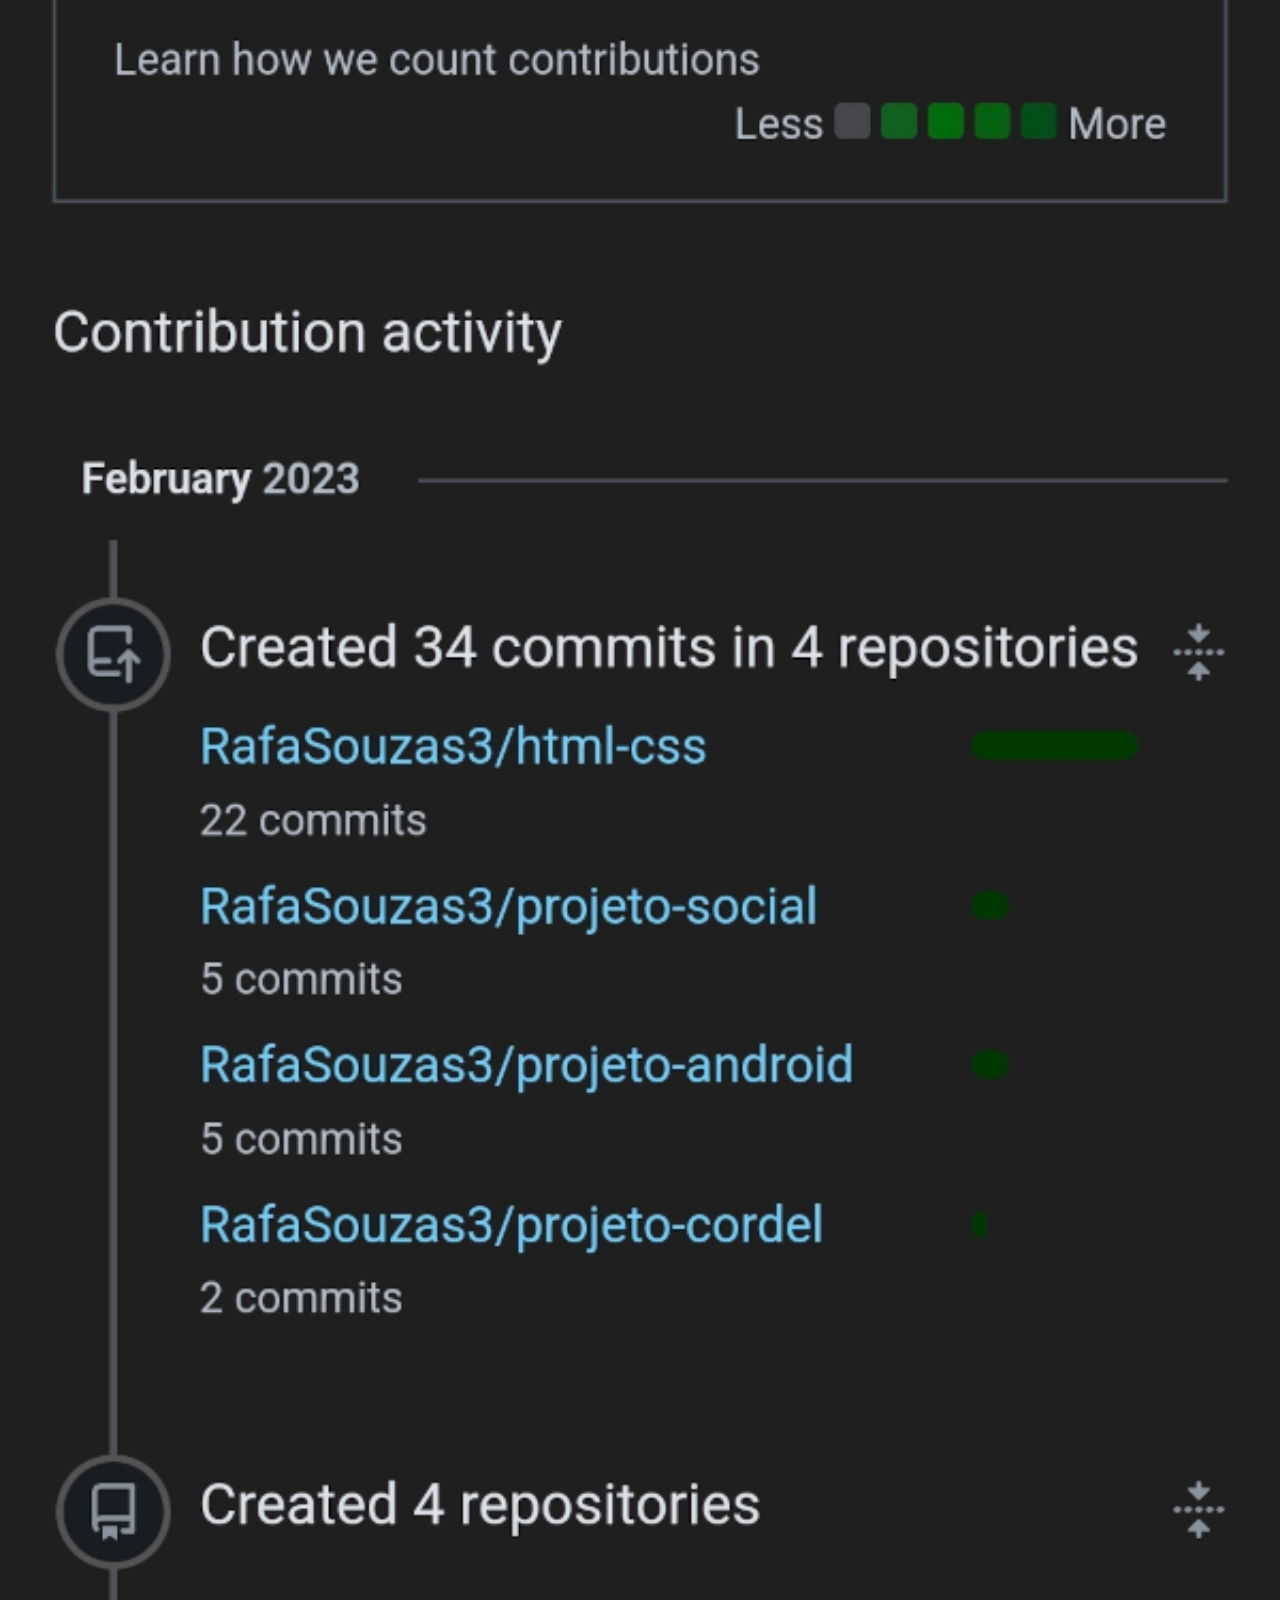
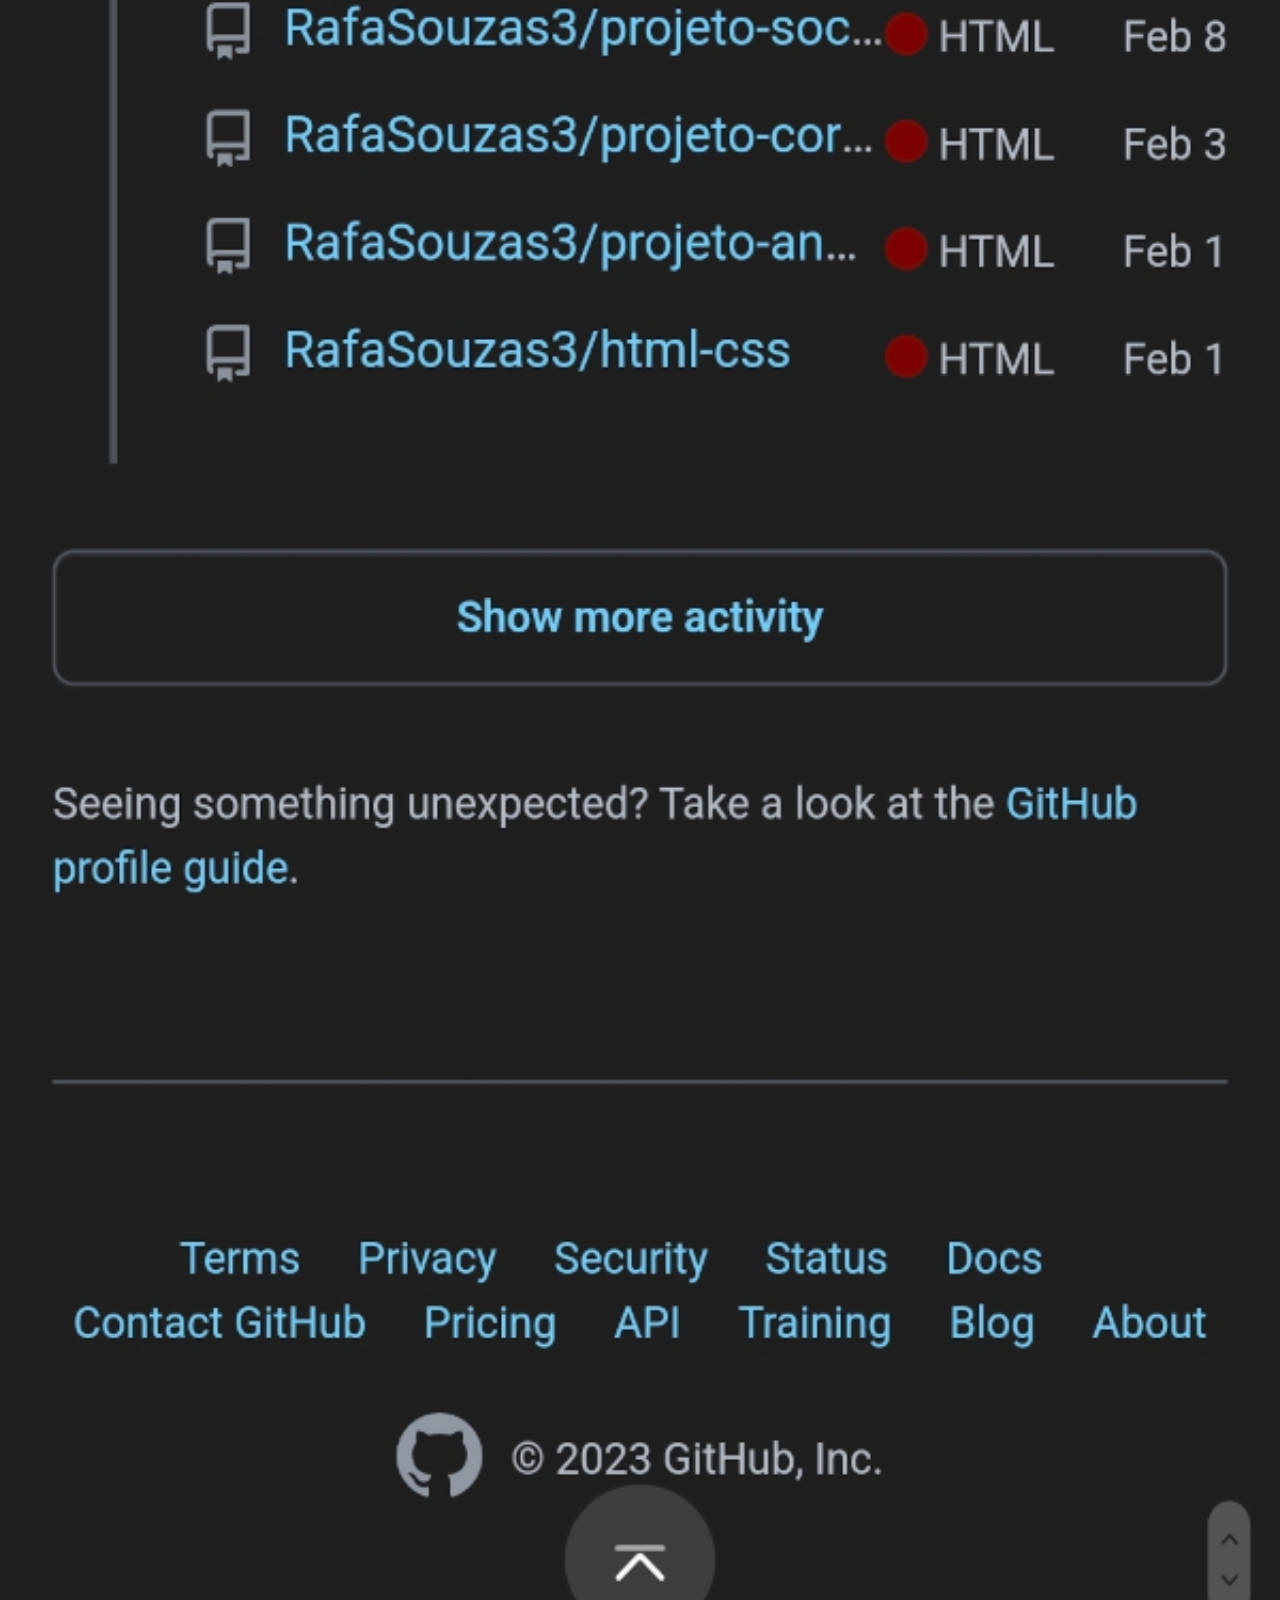
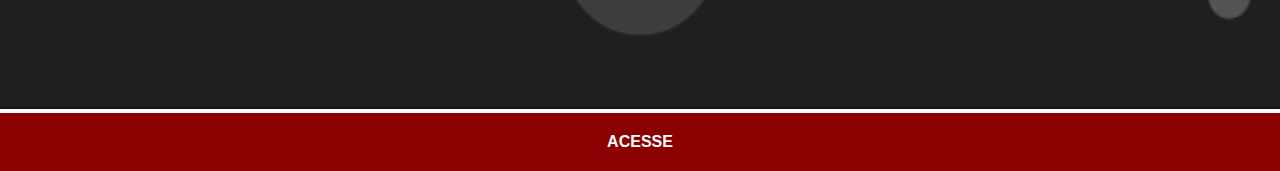
<file: github.html>
<!DOCTYPE html>
<html lang="pt-br">
<head>
    <meta charset="UTF-8">
    <meta http-equiv="X-UA-Compatible" content="IE=edge">
    <meta name="viewport" content="width=device-width, initial-scale=1.0">
    <title>GitHub</title>
    <link rel="stylesheet" href="estilos/social.css">
</head>
<body>
    <img src="imagens/tela-github.jpg" alt="Tela GitHub ">
    <a href="https://github.com/RafaSouzas3" target="_blank">ACESSE</a>
</body>
</html>
</file>
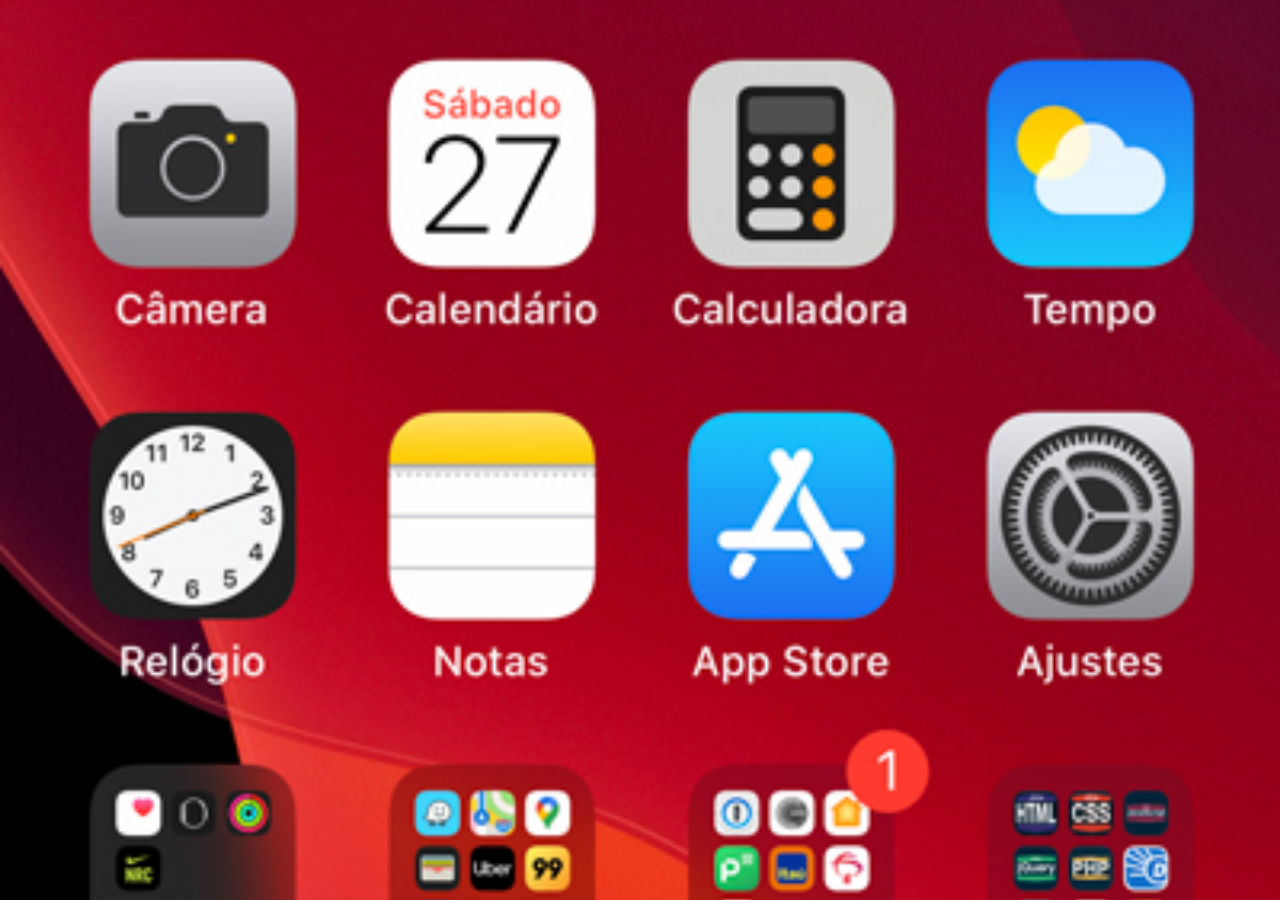
<file: home.html>
<!DOCTYPE html>
<html lang="pt-br">
<head>
    <meta charset="UTF-8">
    <meta http-equiv="X-UA-Compatible" content="IE=edge">
    <meta name="viewport" content="width=device-width, initial-scale=1.0">
    <title>Home</title>
    <style>
        *{
            margin: 0px;
            padding: 0px;
        }
        body{
            width: 100vw;
            height: 100vh;
            background: black url(imagens/tela-home.jpg) no-repeat top center;
            background-size: cover;
        } 
    </style>
</head>
<body>
    
</body>
</html>
</file>
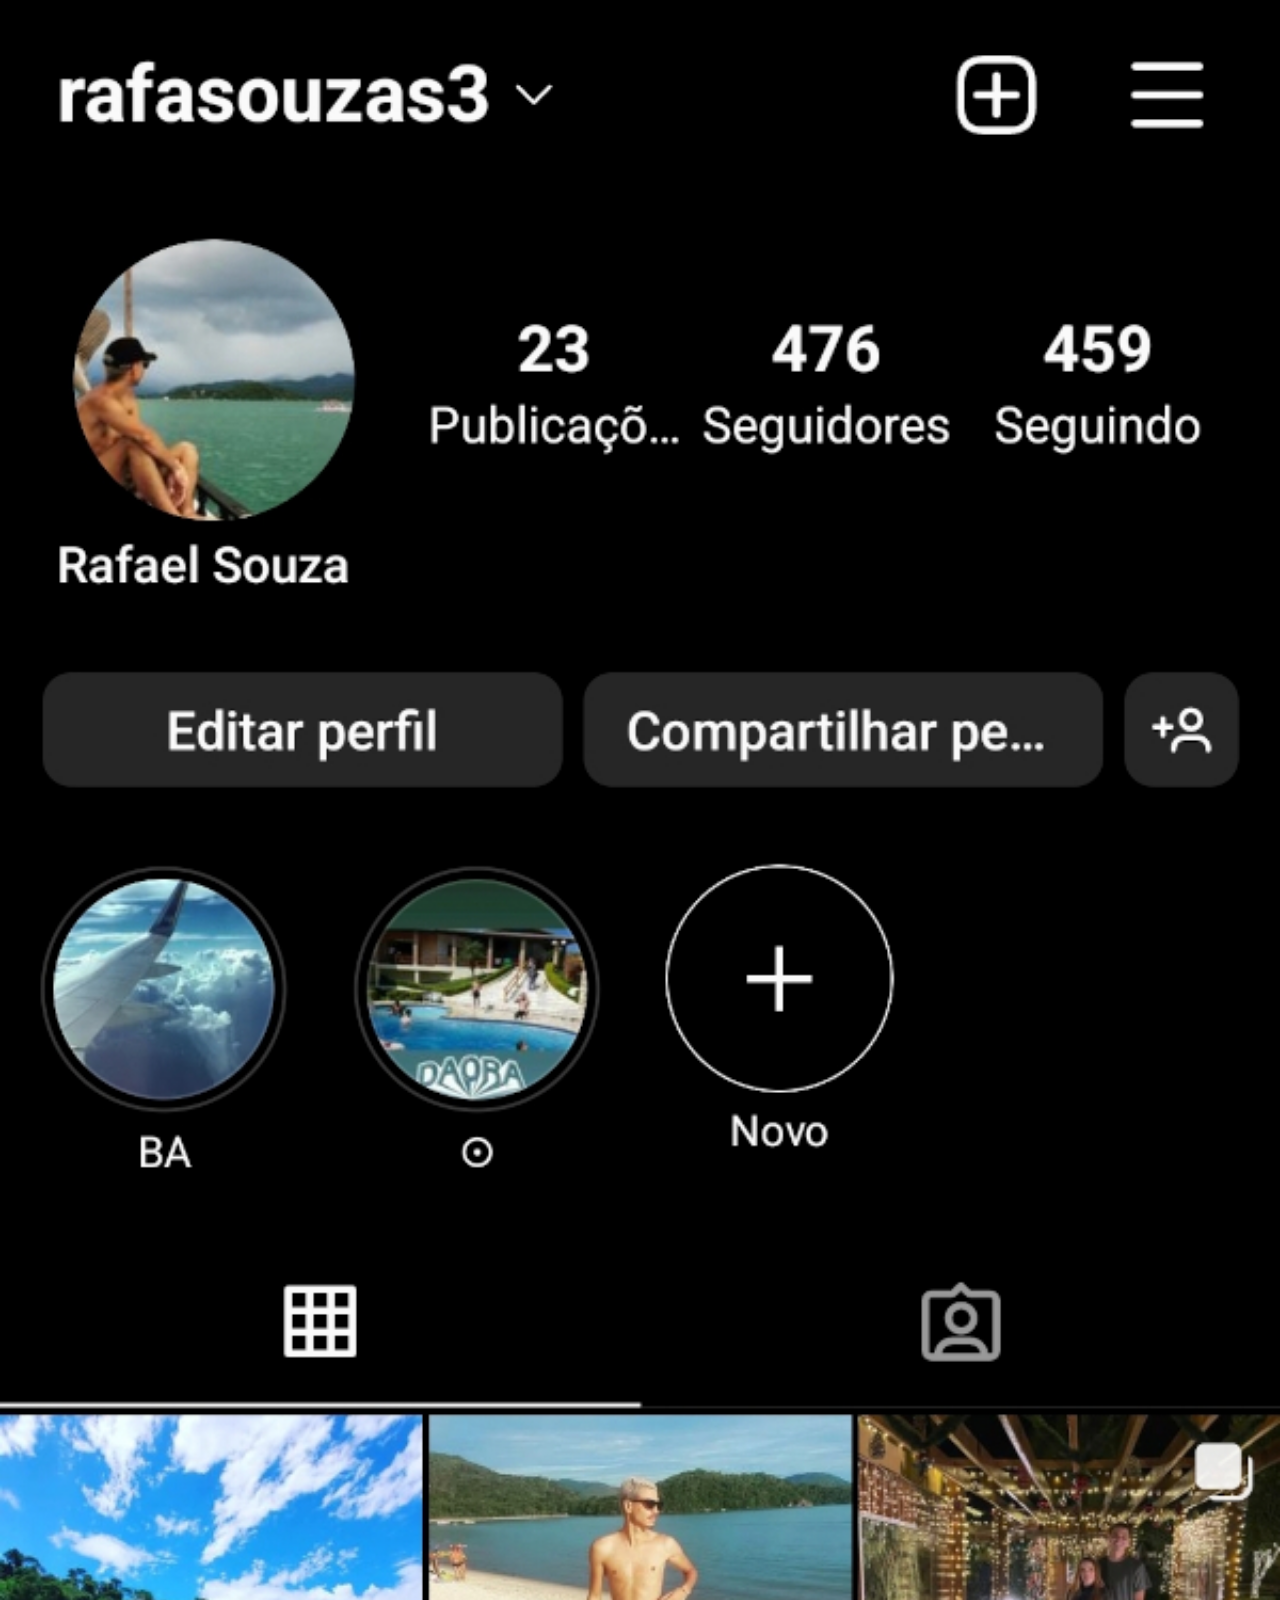
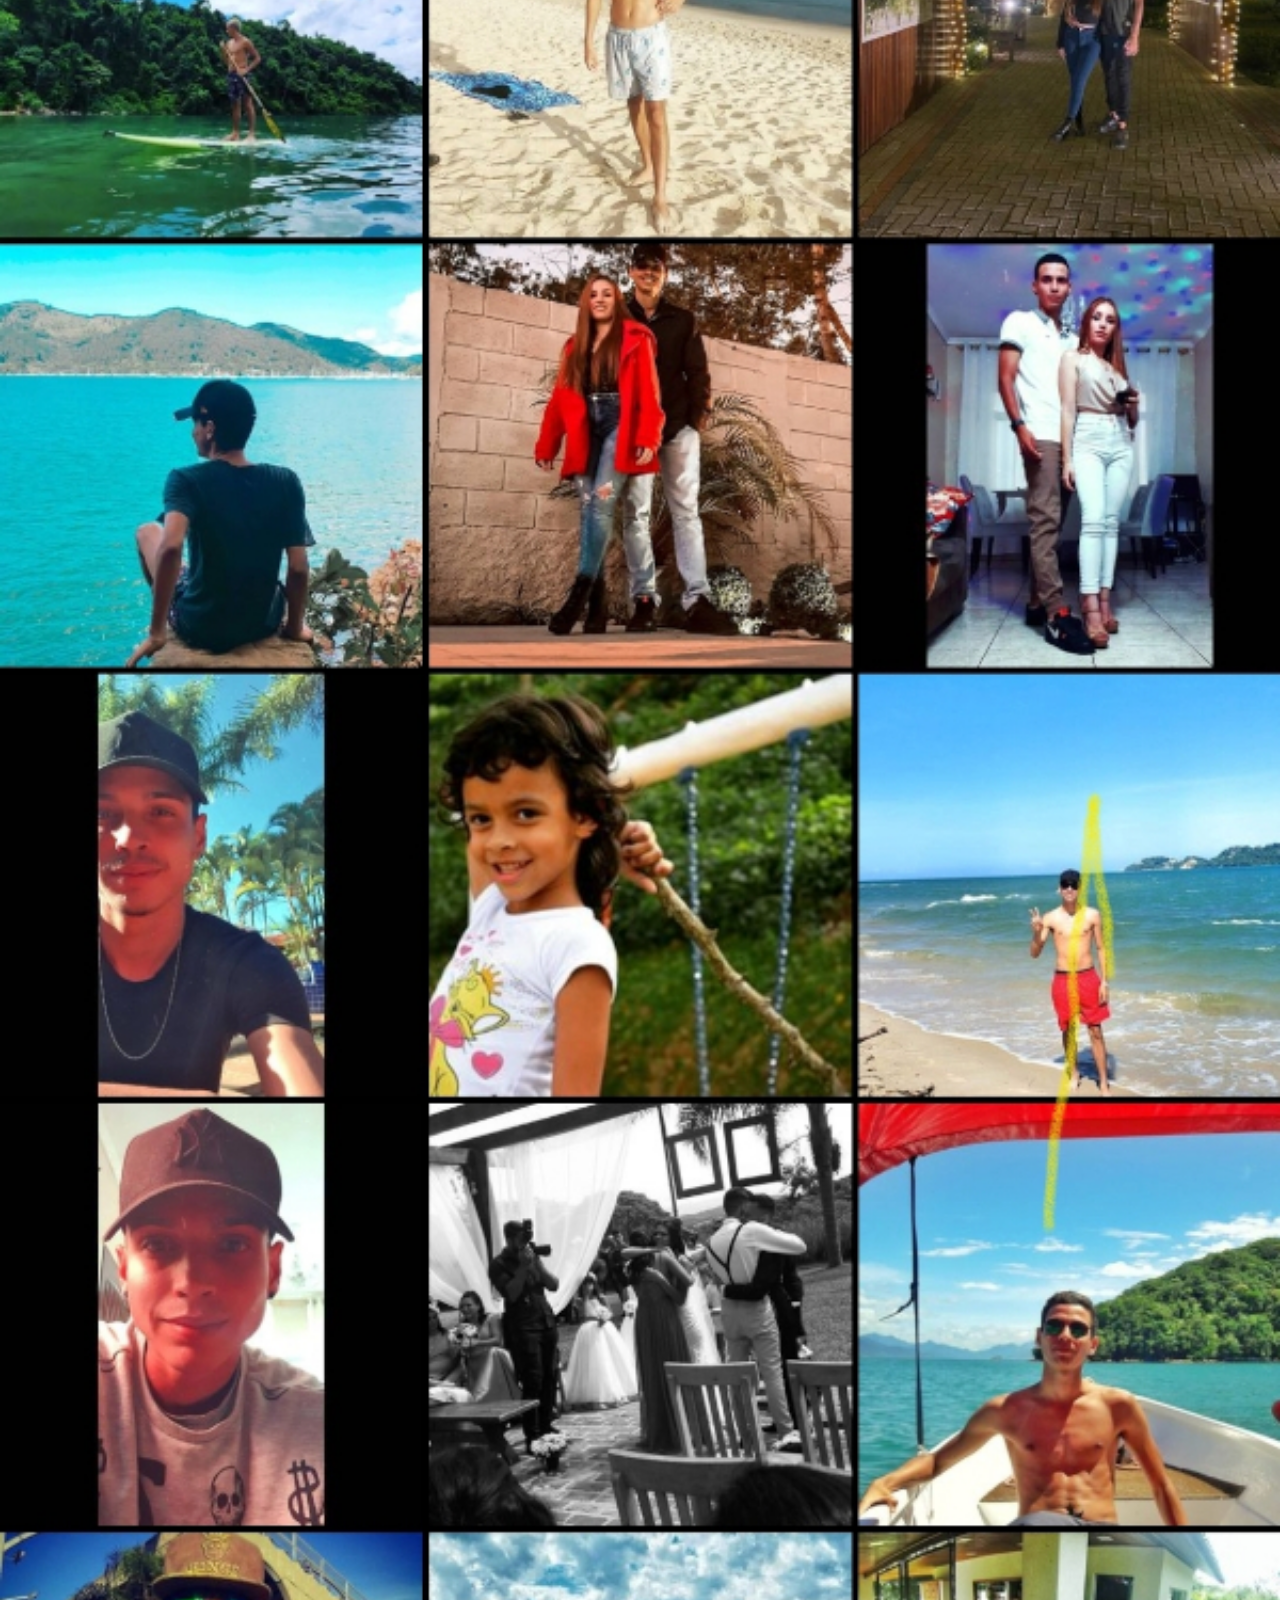
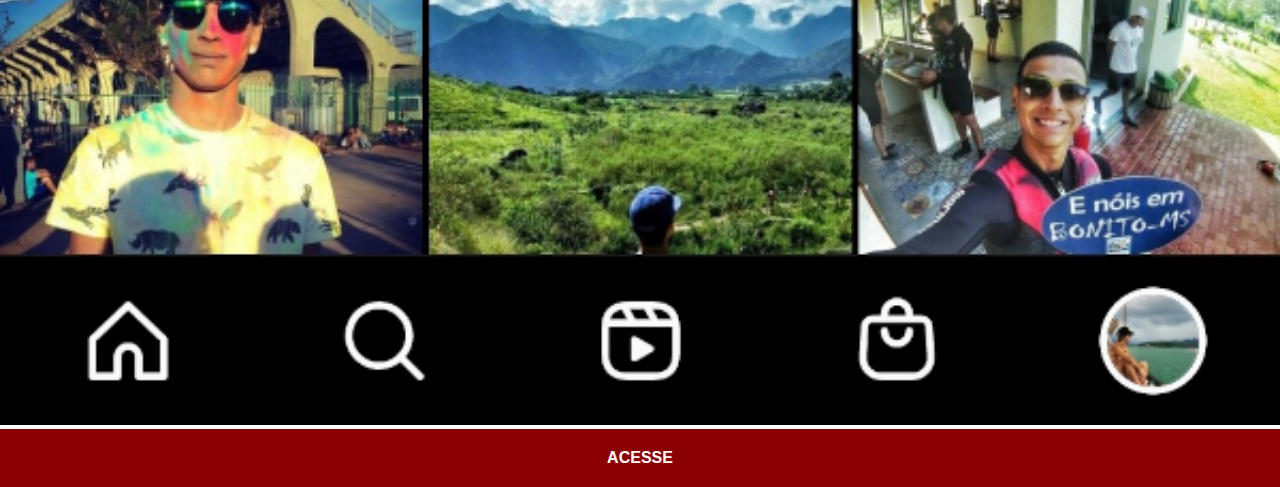
<file: instagram.html>
<!DOCTYPE html>
<html lang="pt-br">
<head>
    <meta charset="UTF-8">
    <meta http-equiv="X-UA-Compatible" content="IE=edge">
    <meta name="viewport" content="width=device-width, initial-scale=1.0">
    <title>Instagram</title>
    <link rel="stylesheet" href="estilos/social.css">
</head>
<body>
    <img src="imagens/tela-instagram.jpg" alt="Tela Instagram ">
    <a href="https://www.instagram.com/rafasouzas3/" target="_blank">ACESSE</a>
</body>
</html>
</file>
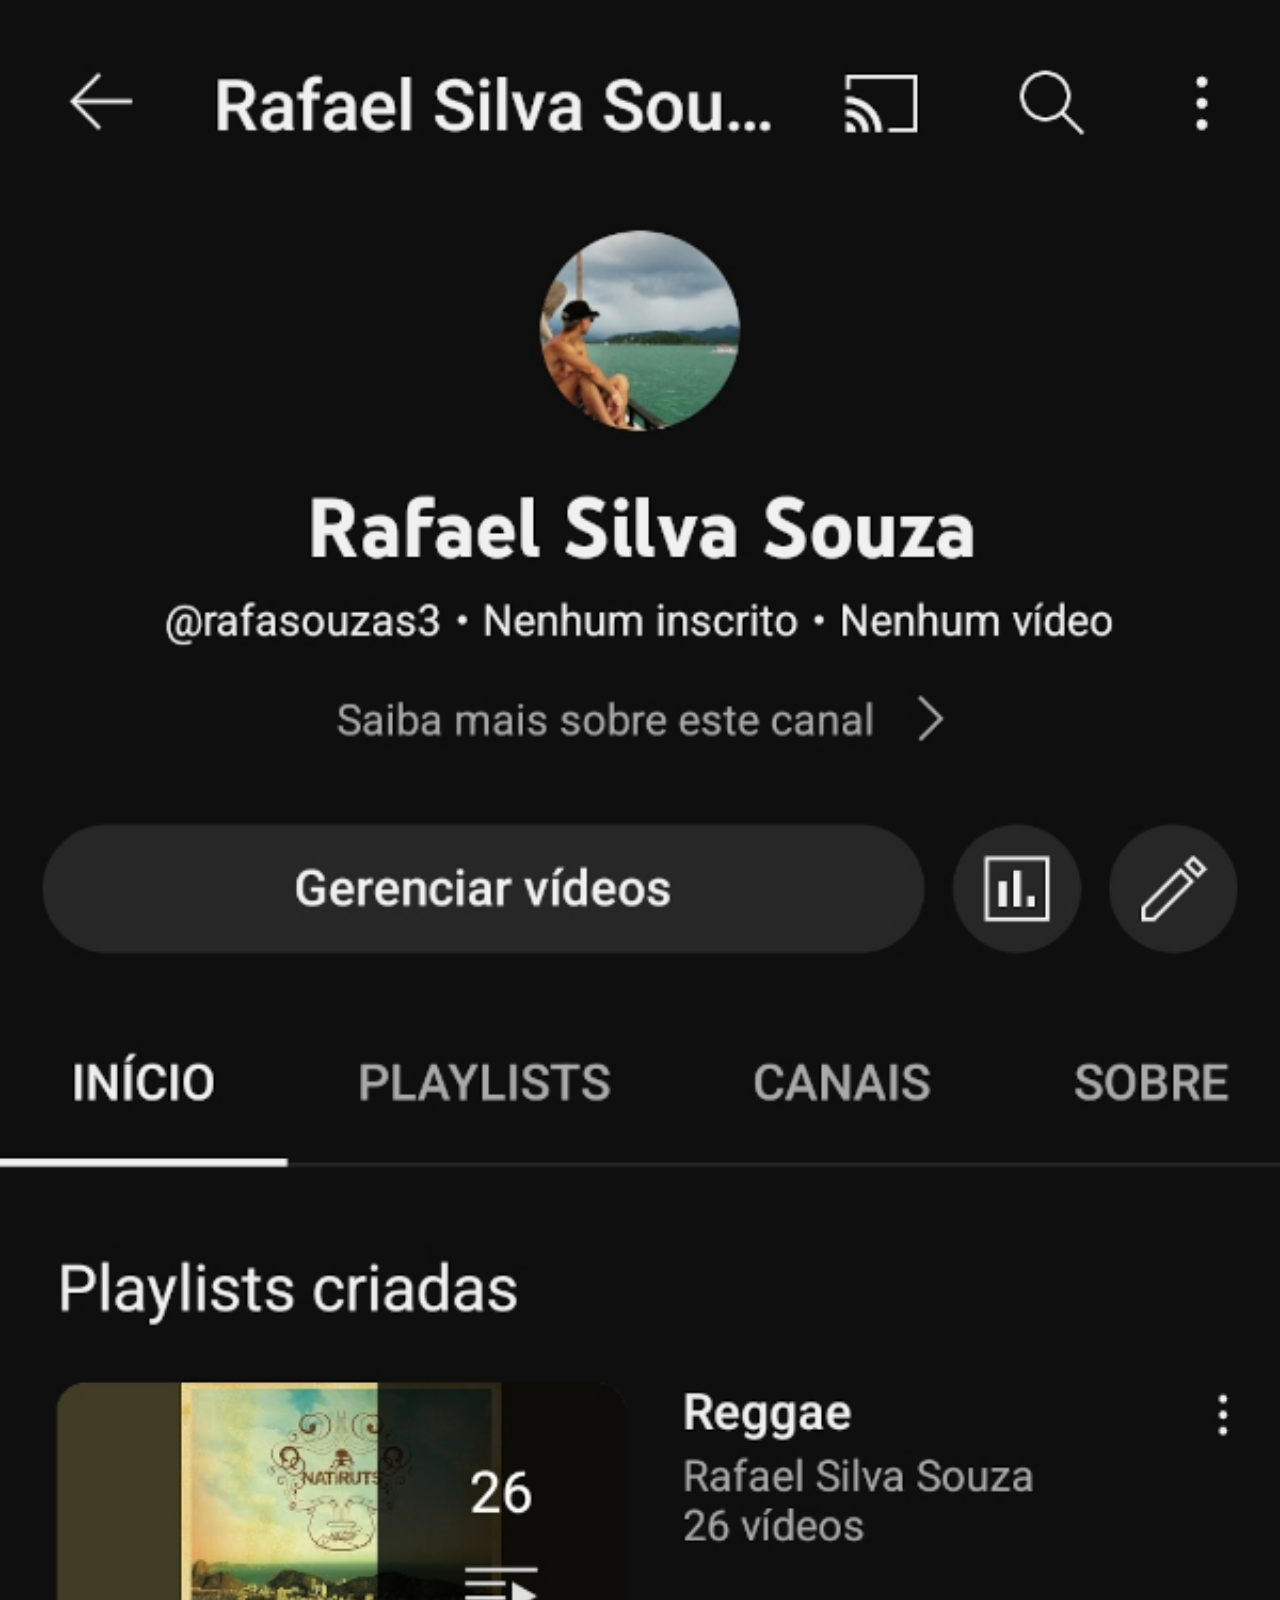
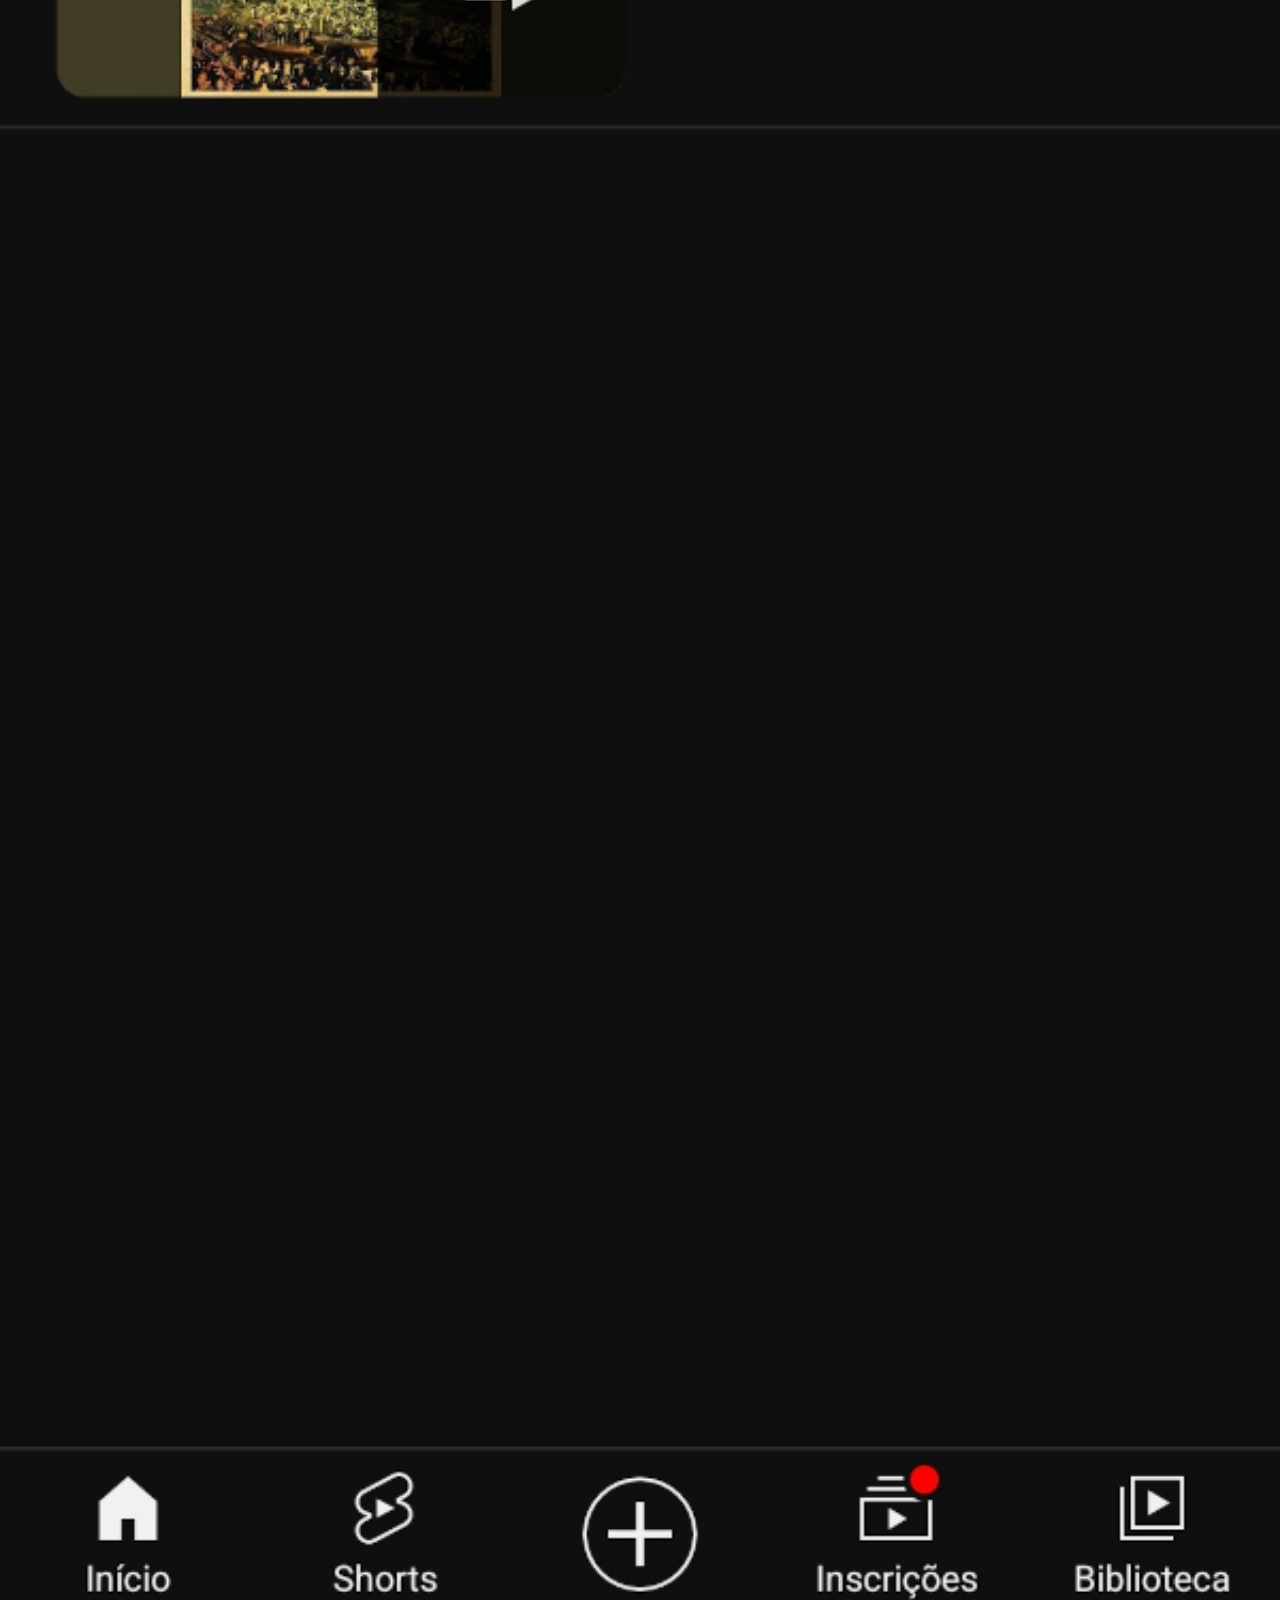
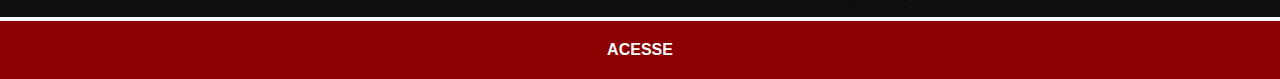
<file: youtube.html>
<!DOCTYPE html>
<html lang="pt-br">
<head>
    <meta charset="UTF-8">
    <meta http-equiv="X-UA-Compatible" content="IE=edge">
    <meta name="viewport" content="width=device-width, initial-scale=1.0">
    <title>YouTube</title>
    <link rel="stylesheet" href="estilos/social.css">
</head>
<body>
    <img src="imagens/tela-youtube.jpg" alt="Tela YouTube ">
    <a href="https://www.youtube.com/channel/UCJnc51kgjzxFeuGzTTKx4eA" target="_blank">ACESSE</a>
</body>
</html>
</file>
<file: estilos/style.css>
@charset "UTF-8";

*{
    margin: 0px;
    padding: 0px;
    font-family: Arial, Helvetica, sans-serif;
}
html, body{
    height: 100vh;
    width: 99vw;
    background-color: black;
}
body{
    background: url(../imagens/fundo-madeira.jpg) no-repeat top center;
    background-size: cover;
    background-attachment: fixed;
}
main{
    height: 100vh;
    position: relative;

}
section#telefone{
    position: absolute;
    top: 50%;
    left: 50%;
    transform: translate(-50%,-50%);

    height: 627px;
    width: 311px;
    background: url(../imagens/frame-iphone.png) no-repeat;
}
iframe#tela{
    position: relative;
    top: 80px;
    left: 22px;
    width: 267px;
    height: 471px;
}
section#redes-sociais{
    text-align: right;
}
section#redes-sociais img{
    width: 50px;
    margin: 10px;
    border-radius: 50%;
    box-shadow: 2px 2px 5px rgba(0, 0, 0, 0.443);
    box-sizing: border-box;
}
section#redes-sociais img:hover{
    border: 2px solid rgba(255, 255, 255, 0.596);
    transform: translate(-3px, -3px);
    box-shadow: 5px 5px 10px rgba(0, 0, 0, 0.603);
    transition: transform .5s, border 0.5s;
}
</file>
<file: estilos/social.css>
@charset "UTF-8";

*{
    margin: 0px;
    padding: 0px;
    font-family: Arial, Helvetica, sans-serif;
}
::-webkit-scrollbar{
    width: 0px;
    height: 0px;
}

img{
    width: 100vw;
}
a{
    display: block;
    background-color: darkred;
    color:white;
    padding: 20px;
    text-align: center;
    font-weight: bolder;
    text-decoration: none;
}
a:hover{
    background-color: red;
}
</file>
